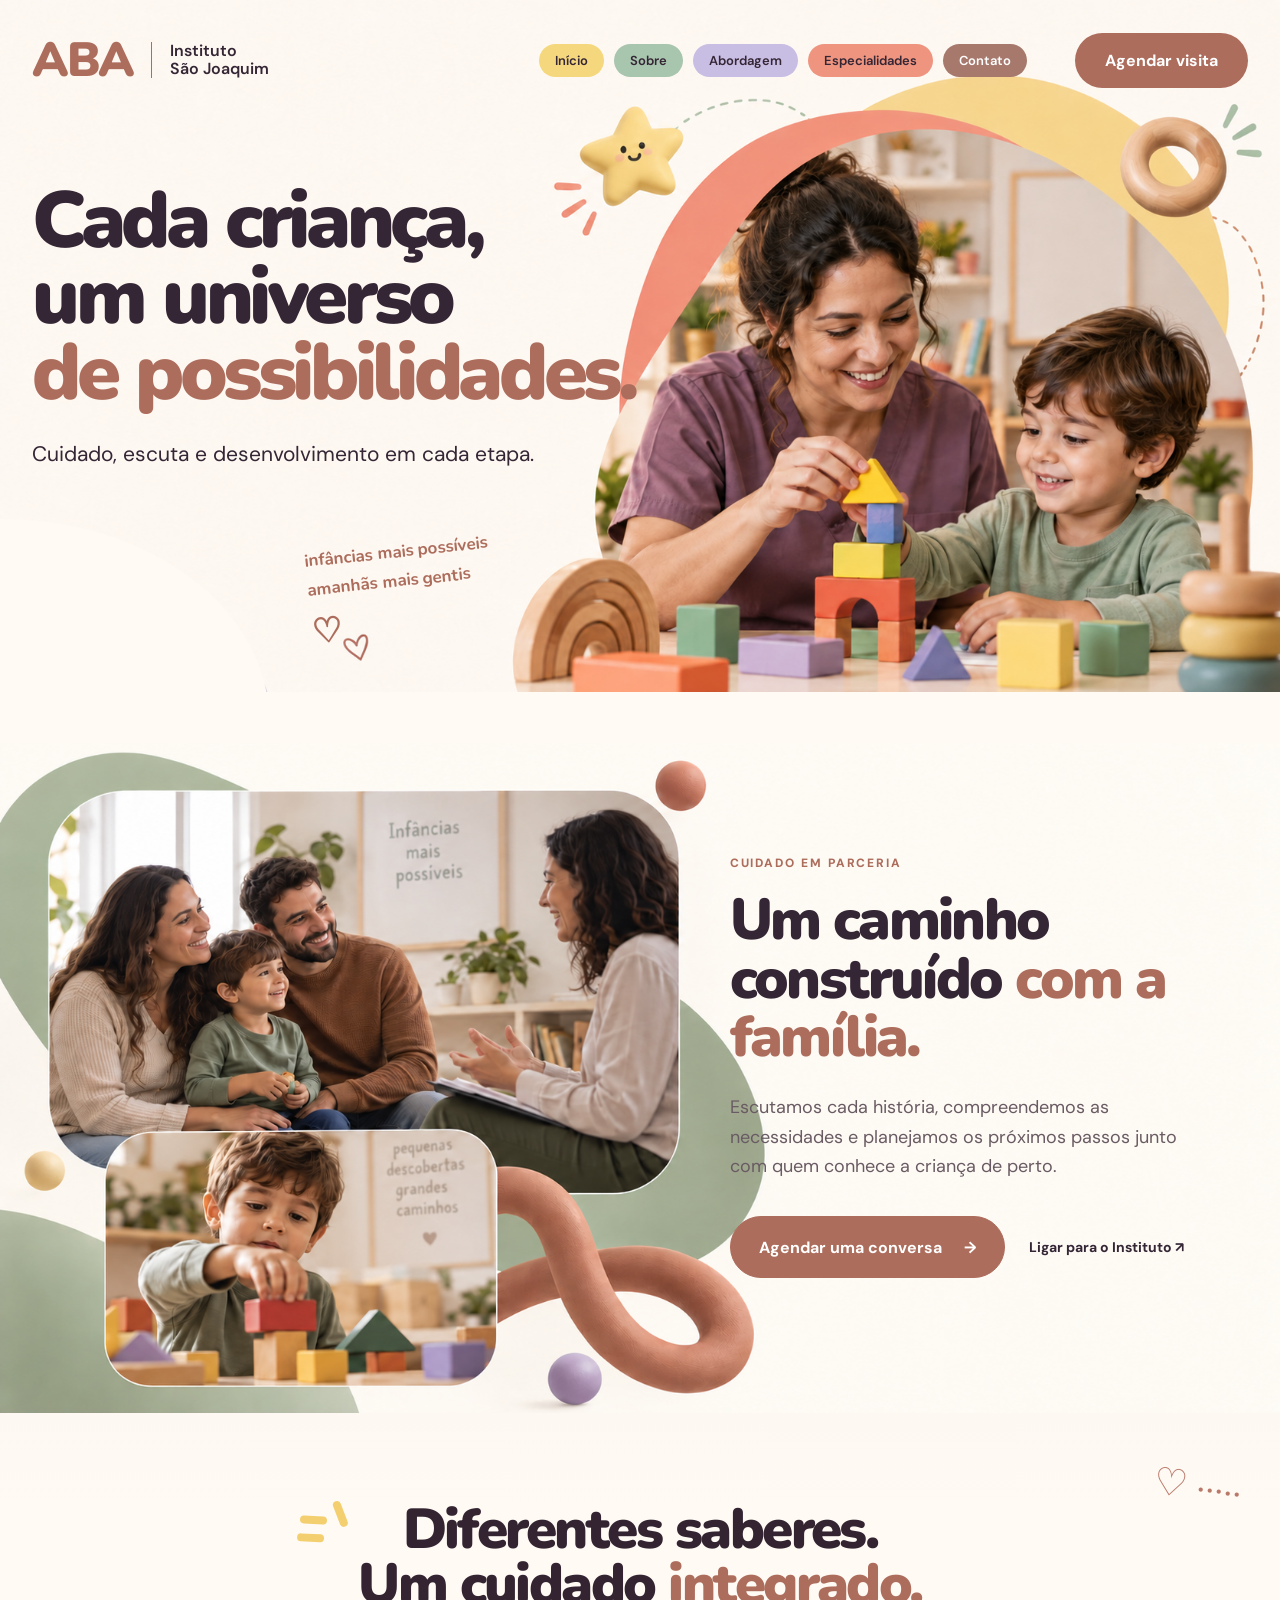
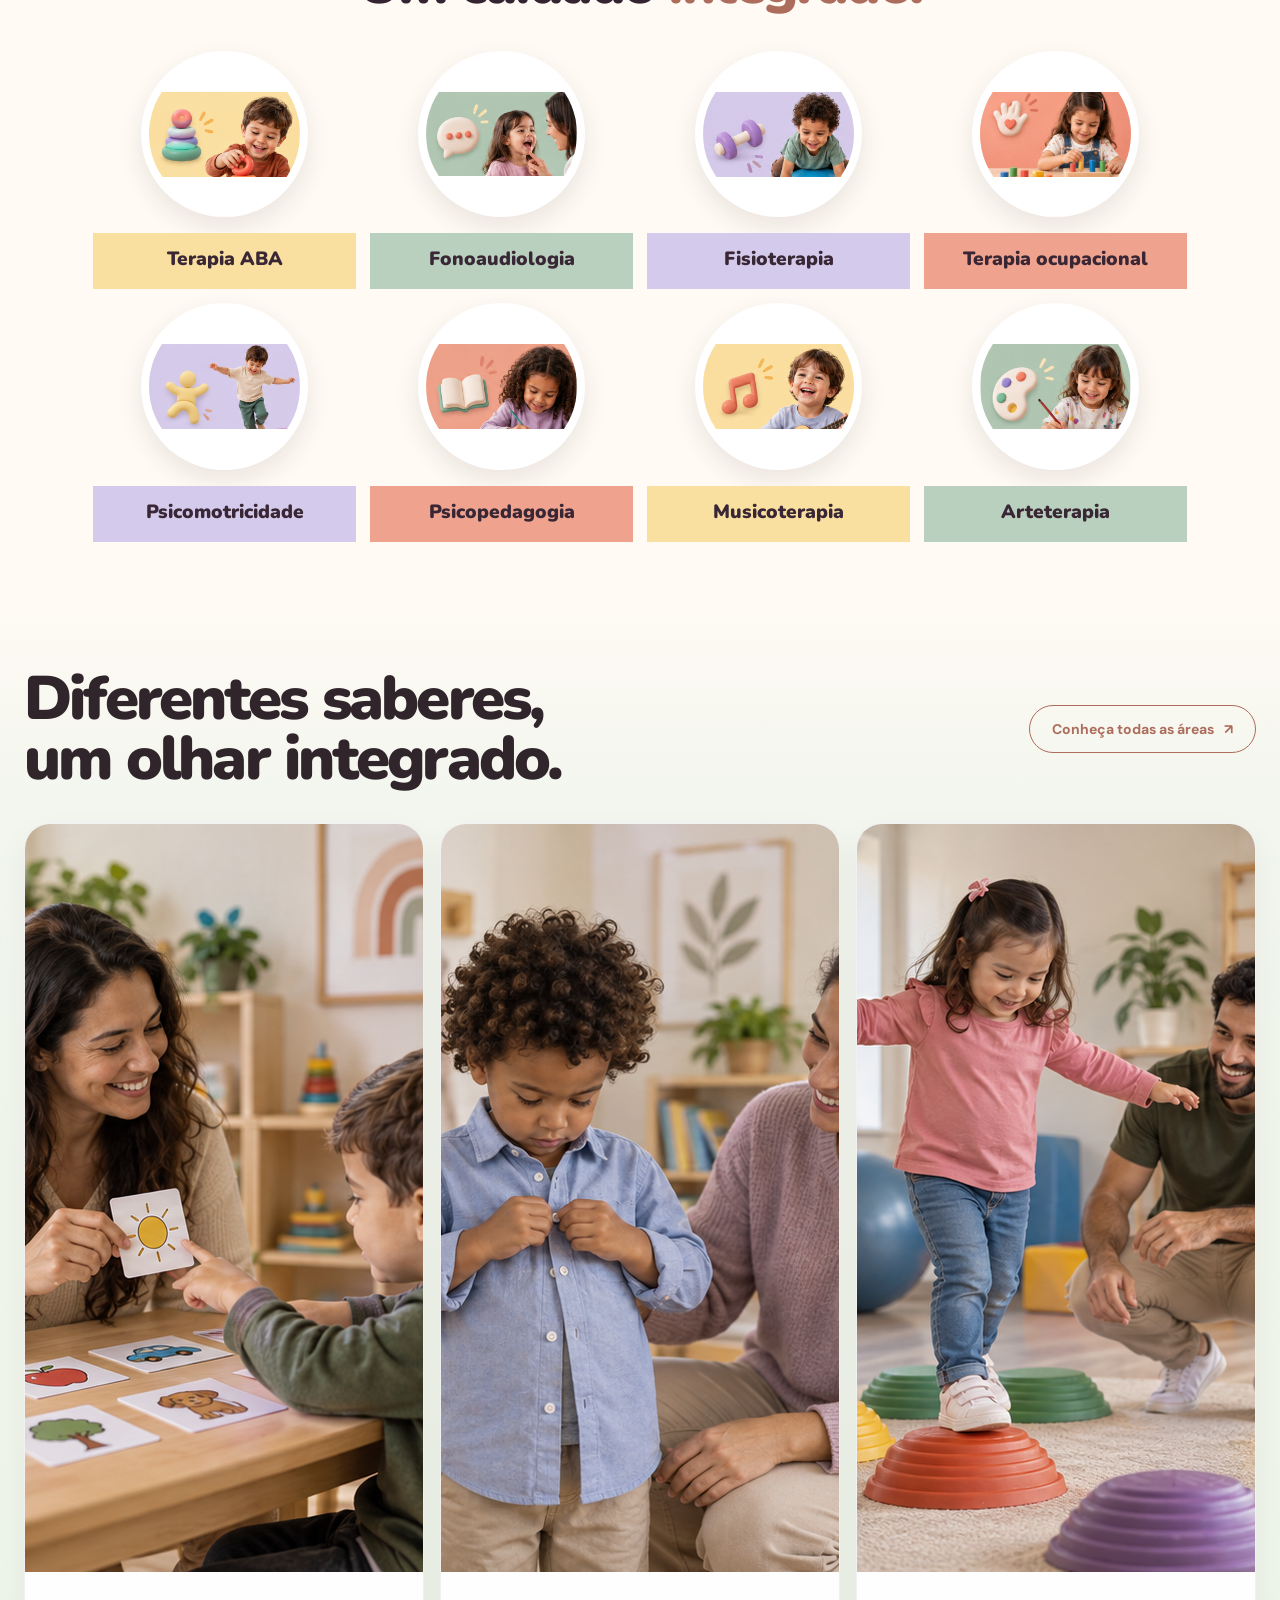
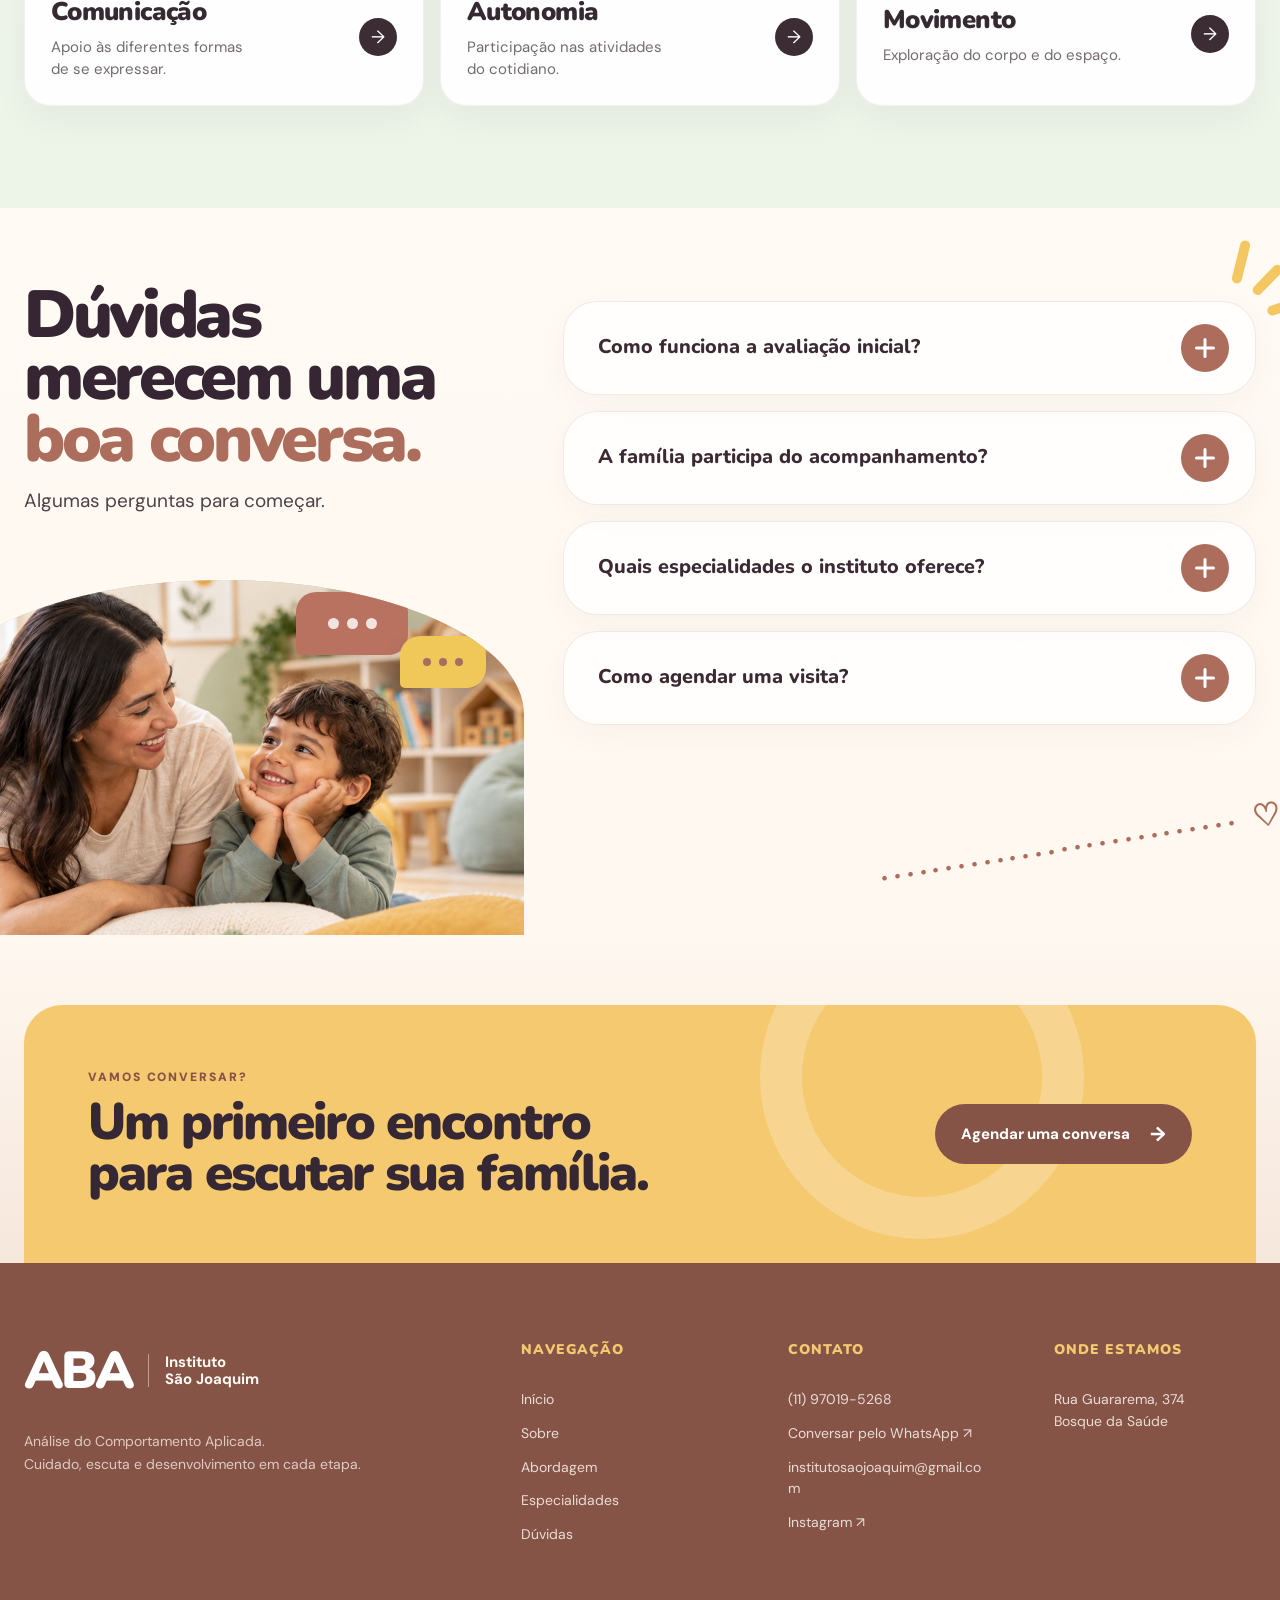
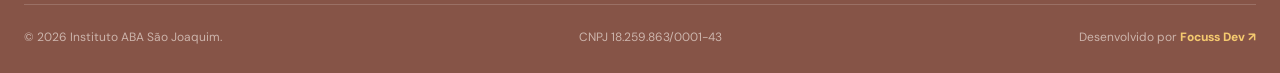
<file: index.html>
﻿<!doctype html>
<html lang="pt-BR">
<head>
  <meta charset="UTF-8">
  <meta name="viewport" content="width=device-width, initial-scale=1">
  <meta name="description" content="Instituto ABA São Joaquim: terapia ABA e especialidades para apoiar o desenvolvimento infantil, a autonomia e a participação da família.">
  <meta name="robots" content="index, follow">
  <meta name="google-site-verification" content="LxrRflcgBwsNdk-O4Zq2fGSmoH_dmtxaZsjWVeIVgsE">
  <link rel="canonical" href="https://abasaojoaquim.com.br/">
  <meta property="og:type" content="website"><meta property="og:locale" content="pt_BR"><meta property="og:site_name" content="Instituto ABA São Joaquim"><meta property="og:title" content="Instituto ABA São Joaquim | Terapia ABA e Desenvolvimento Infantil"><meta property="og:description" content="Terapia ABA e especialidades para apoiar o desenvolvimento infantil, a autonomia e a participação da família."><meta property="og:url" content="https://abasaojoaquim.com.br/"><meta property="og:image" content="https://abasaojoaquim.com.br/assets/logo.png"><meta property="og:image:type" content="image/png"><meta property="og:image:width" content="150"><meta property="og:image:height" content="150">
  <meta name="twitter:card" content="summary"><meta name="twitter:title" content="Instituto ABA São Joaquim | Terapia ABA e Desenvolvimento Infantil"><meta name="twitter:description" content="Terapia ABA e especialidades para apoiar o desenvolvimento infantil, a autonomia e a participação da família."><meta name="twitter:image" content="https://abasaojoaquim.com.br/assets/logo.png">
  <link rel="icon" href="/assets/logo.png?v=f6e85f7" type="image/png" sizes="150x150"><link rel="apple-touch-icon" href="/assets/logo.png?v=f6e85f7">
  <meta name="theme-color" content="#FFF9F2">
  <title>Instituto ABA São Joaquim | Terapia ABA e Desenvolvimento Infantil</title>
  <link rel="preconnect" href="https://fonts.googleapis.com">
  <link rel="preconnect" href="https://fonts.gstatic.com" crossorigin>
  <link href="https://fonts.googleapis.com/css2?family=DM+Sans:wght@400;500;600;700&family=Nunito:wght@600;700;800;900&display=swap" rel="stylesheet">
  <link rel="preload" as="image" href="assets/images/hero-inicio.png">
  <link rel="stylesheet" href="styles.css"><link rel="stylesheet" href="nav-colors.css">
  <link rel="stylesheet" href="hero.css">
  <script type="application/ld+json">
  {"@context":"https://schema.org","@type":"MedicalOrganization","name":"Instituto ABA São Joaquim","url":"https://abasaojoaquim.com.br/","logo":"https://abasaojoaquim.com.br/assets/logo.png","email":"institutosaojoaquim@gmail.com","telephone":"+55 11 97019-5268","sameAs":["https://www.instagram.com/aba_institutosaojoaquim/"],"address":{"@type":"PostalAddress","streetAddress":"Rua Guararema, 374","addressLocality":"São Paulo","addressRegion":"SP","postalCode":"04136-000","addressCountry":"BR"},"areaServed":"São Paulo"}
  </script>
</head>
<body>
  <a class="skip-link" href="#inicio">Pular para o conteúdo</a>
  <header class="site-header">
    <div class="nav-wrap">
      <a class="brand" href="#inicio" aria-label="Instituto ABA São Joaquim — início"><strong>ABA</strong><span>Instituto<br>São Joaquim</span></a>
      <nav aria-label="Navegação principal"><a href="index.html">Início</a><a href="sobre.html">Sobre</a><a href="abordagem.html">Abordagem</a><a href="especialidades.html">Especialidades</a><a href="contato.html">Contato</a></nav>
      <details class="mobile-menu">
        <summary><span>Menu</span><i aria-hidden="true"></i></summary>
        <nav aria-label="Navegação móvel"><a href="index.html">Início</a><a href="sobre.html">Sobre</a><a href="abordagem.html">Abordagem</a><a href="especialidades.html">Especialidades</a><a href="contato.html">Contato</a></nav>
      </details>
      <a class="nav-button" href="https://wa.me/5511970195268">Agendar visita</a>
    </div>
  </header>
  <main id="inicio">
    <section class="hero" aria-labelledby="hero-title">
      <div class="hero-shape hero-shape--sun" aria-hidden="true"></div>
      <div class="hero-wrap">
        <div class="hero-copy">
          <h1 id="hero-title">Cada criança,<br>um universo<br><em>de possibilidades.</em></h1>
          <p>Cuidado, escuta e desenvolvimento em cada etapa.</p>
          <p class="hand-note">infâncias mais possíveis<br>amanhãs mais gentis <span aria-hidden="true">♡</span></p>
        </div>
        <div class="hero-visual">
          <div class="coral-arch" aria-hidden="true"></div><div class="yellow-circle" aria-hidden="true"></div>
          <img src="assets/images/hero-inicio.png" alt="Profissional e criança brincando com blocos de madeira" width="1536" height="1024" fetchpriority="high">
          <span class="star" aria-hidden="true">★</span><span class="ring" aria-hidden="true"></span>
        </div>
      </div>
    </section>
    <section class="partnership" id="sobre" aria-labelledby="partnership-title">
      <div class="partnership-content">
        <span class="partnership-label">CUIDADO EM PARCERIA</span>
        <h2 id="partnership-title">Um caminho construído <em>com a família.</em></h2>
        <p>Escutamos cada história, compreendemos as necessidades e planejamos os próximos passos junto com quem conhece a criança de perto.</p>
        <div class="partnership-actions">
          <a class="button button--primary" href="https://wa.me/5511970195268" target="_blank" rel="noreferrer">Agendar uma conversa <span aria-hidden="true">→</span></a>
          <a class="partnership-link" href="tel:+5511970195268">Ligar para o Instituto <span aria-hidden="true">↗</span></a>
        </div>
      </div>
    </section>
    <section class="specialties-showcase" id="especialidades" aria-labelledby="specialties-title">
      <span class="specialties-doodle" aria-hidden="true">♡ ·····</span>
      <div class="specialties-inner">
        <header class="specialties-heading">
          <span class="specialties-rays" aria-hidden="true"></span>
          <h2 id="specialties-title">Diferentes saberes.<br>Um cuidado <em>integrado.</em></h2>
        </header>
        <div class="specialties-grid">
          <article class="specialty-card specialty-card--yellow">
            <img src="assets/images/especialidade-aba.png" alt="Criança brincando com peças coloridas" width="265" height="150" loading="lazy" decoding="async">
            <h3>Terapia ABA</h3>
          </article>
          <article class="specialty-card specialty-card--green">
            <img src="assets/images/especialidade-fonoaudiologia.png" alt="Profissional acompanhando uma criança em atividade de comunicação" width="267" height="150" loading="lazy" decoding="async">
            <h3>Fonoaudiologia</h3>
          </article>
          <article class="specialty-card specialty-card--lavender">
            <img src="assets/images/especialidade-fisioterapia.png" alt="Criança em atividade de movimento com bola" width="266" height="150" loading="lazy" decoding="async">
            <h3>Fisioterapia</h3>
          </article>
          <article class="specialty-card specialty-card--coral">
            <img src="assets/images/especialidade-terapia-ocupacional-v2.jpg" alt="Criança explorando brinquedos de encaixe" width="900" height="508" loading="lazy" decoding="async">
            <h3>Terapia ocupacional</h3>
          </article>
          <article class="specialty-card specialty-card--lavender">
            <img src="assets/images/especialidade-psicomotricidade.png" alt="Criança participando de uma brincadeira de movimento" width="265" height="150" loading="lazy" decoding="async">
            <h3>Psicomotricidade</h3>
          </article>
          <article class="specialty-card specialty-card--coral">
            <img src="assets/images/especialidade-psicopedagogia.png" alt="Criança desenhando em uma atividade de aprendizagem" width="267" height="150" loading="lazy" decoding="async">
            <h3>Psicopedagogia</h3>
          </article>
          <article class="specialty-card specialty-card--yellow">
            <img src="assets/images/especialidade-musicoterapia.png" alt="Criança sorrindo enquanto toca um instrumento musical" width="266" height="150" loading="lazy" decoding="async">
            <h3>Musicoterapia</h3>
          </article>
          <article class="specialty-card specialty-card--green">
            <img src="assets/images/especialidade-arteterapia.png" alt="Criança pintando com tintas coloridas" width="267" height="150" loading="lazy" decoding="async">
            <h3>Arteterapia</h3>
          </article>
        </div>
      </div>
    </section>
    <section class="integrated-care" id="abordagem" aria-labelledby="integrated-title">
      <div class="integrated-inner">
        <header class="integrated-heading" data-reveal>
          <h2 id="integrated-title">Diferentes saberes,<br>um olhar integrado.</h2>
          <a class="integrated-all" href="#especialidades">Conheça todas as áreas <span aria-hidden="true">↗</span></a>
        </header>
        <div class="integrated-grid">
          <article class="area-card" data-reveal style="--reveal-delay: 0ms">
            <img src="assets/images/area-comunicacao.png" alt="Profissional apoiando uma criança com cartões de comunicação" width="701" height="748" loading="lazy" decoding="async">
            <div class="area-card-body">
              <div><h3>Comunicação</h3><p>Apoio às diferentes formas<br>de se expressar.</p></div>
              <a href="#contato" aria-label="Conversar sobre comunicação">→</a>
            </div>
          </article>
          <article class="area-card" data-reveal style="--reveal-delay: 110ms">
            <img src="assets/images/area-autonomia.png" alt="Criança desenvolvendo autonomia ao abotoar a própria camisa" width="701" height="748" loading="lazy" decoding="async">
            <div class="area-card-body">
              <div><h3>Autonomia</h3><p>Participação nas atividades<br>do cotidiano.</p></div>
              <a href="#contato" aria-label="Conversar sobre autonomia">→</a>
            </div>
          </article>
          <article class="area-card" data-reveal style="--reveal-delay: 220ms">
            <img src="assets/images/area-movimento.png" alt="Criança explorando equilíbrio e movimento com acompanhamento profissional" width="701" height="748" loading="lazy" decoding="async">
            <div class="area-card-body">
              <div><h3>Movimento</h3><p>Exploração do corpo e do espaço.</p></div>
              <a href="#contato" aria-label="Conversar sobre movimento">→</a>
            </div>
          </article>
        </div>
      </div>
    </section>
    <section class="faq-section" id="duvidas" aria-labelledby="faq-title">
      <span class="faq-rays faq-rays--top" aria-hidden="true"></span>
      <span class="faq-dotted-line" aria-hidden="true">···························· ♡</span>
      <div class="faq-inner">
        <div class="faq-intro" data-reveal>
          <h2 id="faq-title">Dúvidas<br>merecem uma<br><em>boa conversa.</em></h2>
          <p>Algumas perguntas para começar.</p>
          <div class="faq-visual">
            <span class="faq-bubble faq-bubble--one" aria-hidden="true"><i></i><i></i><i></i></span>
            <span class="faq-bubble faq-bubble--two" aria-hidden="true"><i></i><i></i><i></i></span>
            <img src="assets/images/faq-mae-filho.jpg" alt="Mãe e filho sorrindo enquanto conversam" width="1200" height="800" loading="lazy" decoding="async">
          </div>
        </div>
        <div class="faq-list">
          <article class="faq-item" data-reveal style="--reveal-delay: 0ms">
            <button class="faq-question" type="button" aria-expanded="false" aria-controls="faq-answer-1">
              <span>Como funciona a avaliação inicial?</span><i aria-hidden="true"></i>
            </button>
            <div class="faq-answer" id="faq-answer-1" aria-hidden="true"><div><p>A avaliação busca compreender habilidades, interesses e necessidades da criança, considerando a escuta da família e o contexto.</p></div></div>
          </article>
          <article class="faq-item" data-reveal style="--reveal-delay: 80ms">
            <button class="faq-question" type="button" aria-expanded="false" aria-controls="faq-answer-2">
              <span>A família participa do acompanhamento?</span><i aria-hidden="true"></i>
            </button>
            <div class="faq-answer" id="faq-answer-2" aria-hidden="true"><div><p>Sim. A família participa por meio de escuta, orientações e decisões compartilhadas ao longo do acompanhamento.</p></div></div>
          </article>
          <article class="faq-item" data-reveal style="--reveal-delay: 160ms">
            <button class="faq-question" type="button" aria-expanded="false" aria-controls="faq-answer-3">
              <span>Quais especialidades o instituto oferece?</span><i aria-hidden="true"></i>
            </button>
            <div class="faq-answer" id="faq-answer-3" aria-hidden="true"><div><p>Terapia ABA, Fonoaudiologia, Fisioterapia, Terapia Ocupacional, Psicomotricidade, Psicopedagogia, Musicoterapia e Arteterapia.</p></div></div>
          </article>
          <article class="faq-item" data-reveal style="--reveal-delay: 240ms">
            <button class="faq-question" type="button" aria-expanded="false" aria-controls="faq-answer-4">
              <span>Como agendar uma visita?</span><i aria-hidden="true"></i>
            </button>
            <div class="faq-answer" id="faq-answer-4" aria-hidden="true"><div><p>Entre em contato pelo telefone ou WhatsApp <a href="https://wa.me/5511970195268" target="_blank" rel="noreferrer">(11) 97019-5268</a> para conversar com a equipe.</p></div></div>
          </article>
        </div>
      </div>
    </section>
  </main>
  <footer class="site-footer" id="contato">
    <div class="footer-cta-wrap">
      <div class="footer-cta" data-reveal>
        <div>
          <span>VAMOS CONVERSAR?</span>
          <h2>Um primeiro encontro<br>para escutar sua família.</h2>
        </div>
        <a class="footer-cta-button" href="https://wa.me/5511970195268" target="_blank" rel="noreferrer">
          Agendar uma conversa <i aria-hidden="true">→</i>
        </a>
      </div>
    </div>
    <div class="footer-main">
      <div class="footer-grid">
        <div class="footer-brand">
          <a href="#inicio" aria-label="Instituto ABA São Joaquim — início"><strong>ABA</strong><span>Instituto<br>São Joaquim</span></a>
          <p>Análise do Comportamento Aplicada.<br>Cuidado, escuta e desenvolvimento em cada etapa.</p>
        </div>
        <div class="footer-column">
          <h3>Navegação</h3>
          <nav aria-label="Navegação do rodapé">
            <a href="#inicio">Início</a>
            <a href="sobre.html">Sobre</a>
            <a href="abordagem.html">Abordagem</a>
            <a href="especialidades.html">Especialidades</a>
            <a href="#duvidas">Dúvidas</a>
          </nav>
        </div>
        <div class="footer-column">
          <h3>Contato</h3>
          <a href="tel:+5511970195268">(11) 97019-5268</a>
          <a href="https://wa.me/5511970195268" target="_blank" rel="noreferrer">Conversar pelo WhatsApp ↗</a>
          <a href="mailto:institutosaojoaquim@gmail.com">institutosaojoaquim@gmail.com</a>
          <a href="https://www.instagram.com/aba_institutosaojoaquim/" target="_blank" rel="noopener noreferrer">Instagram ↗</a>
        </div>
        <div class="footer-column">
          <h3>Onde estamos</h3>
          <address>Rua Guararema, 374<br>Bosque da Saúde</address>
        </div>
      </div>
      <div class="footer-bottom">
        <p>© 2026 Instituto ABA São Joaquim.</p>
        <p>CNPJ 18.259.863/0001-43</p>
        <p>Desenvolvido por <a href="https://focussdev.art/" target="_blank" rel="noopener noreferrer">Focuss Dev ↗</a></p>
      </div>
    </div>
  </footer>
  <script>
    document.querySelectorAll('.mobile-menu a').forEach((link) => {
      link.addEventListener('click', () => link.closest('details')?.removeAttribute('open'));
    });
    const revealObserver = new IntersectionObserver((entries, observer) => {
      entries.forEach((entry) => {
        if (entry.isIntersecting) {
          entry.target.classList.add('is-visible');
          observer.unobserve(entry.target);
        }
      });
    }, { threshold: 0.14 });
    document.querySelectorAll('[data-reveal]').forEach((element) => revealObserver.observe(element));
    document.querySelectorAll('.faq-question').forEach((button) => {
      button.addEventListener('click', () => {
        const willOpen = button.getAttribute('aria-expanded') !== 'true';
        document.querySelectorAll('.faq-question').forEach((otherButton) => {
          const otherAnswer = document.getElementById(otherButton.getAttribute('aria-controls'));
          otherButton.setAttribute('aria-expanded', 'false');
          otherAnswer?.setAttribute('aria-hidden', 'true');
        });
        const answer = document.getElementById(button.getAttribute('aria-controls'));
        button.setAttribute('aria-expanded', String(willOpen));
        answer?.setAttribute('aria-hidden', String(!willOpen));
      });
    });
  </script>
</body>
</html>
</file>
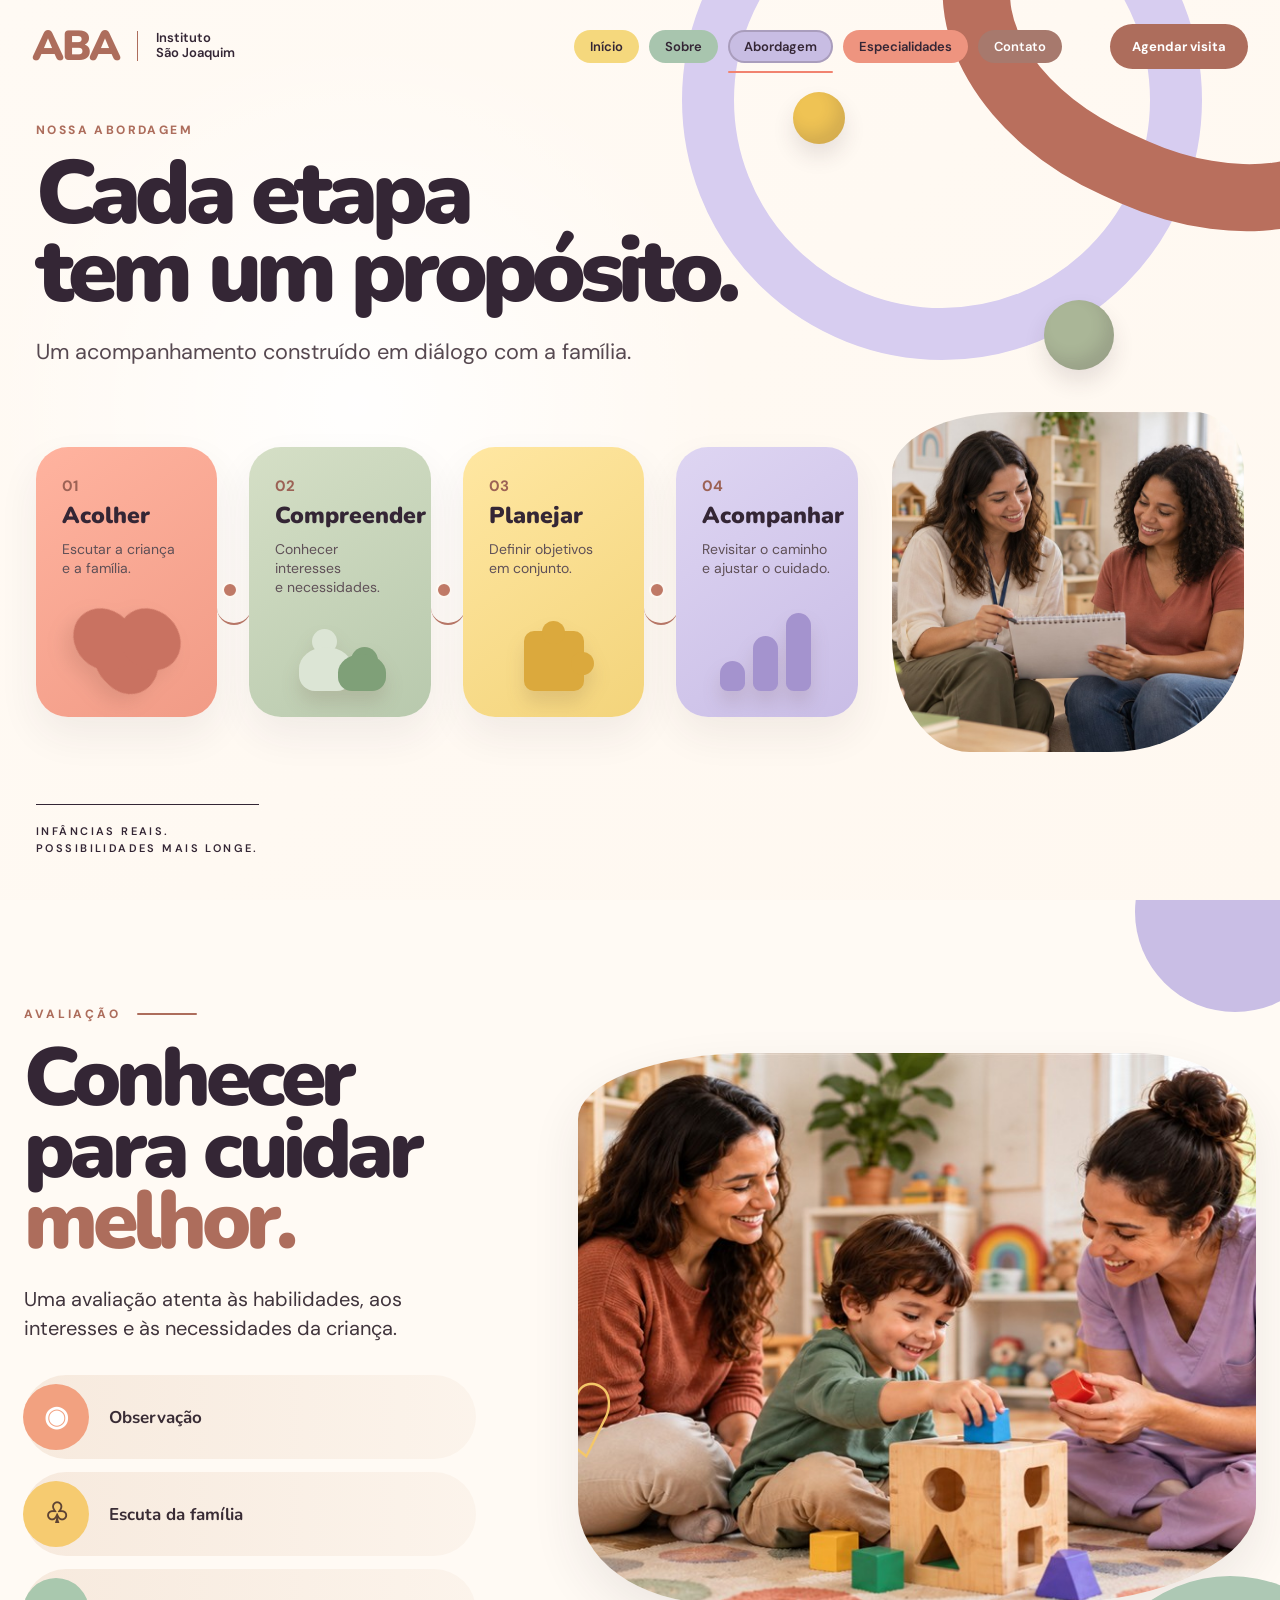
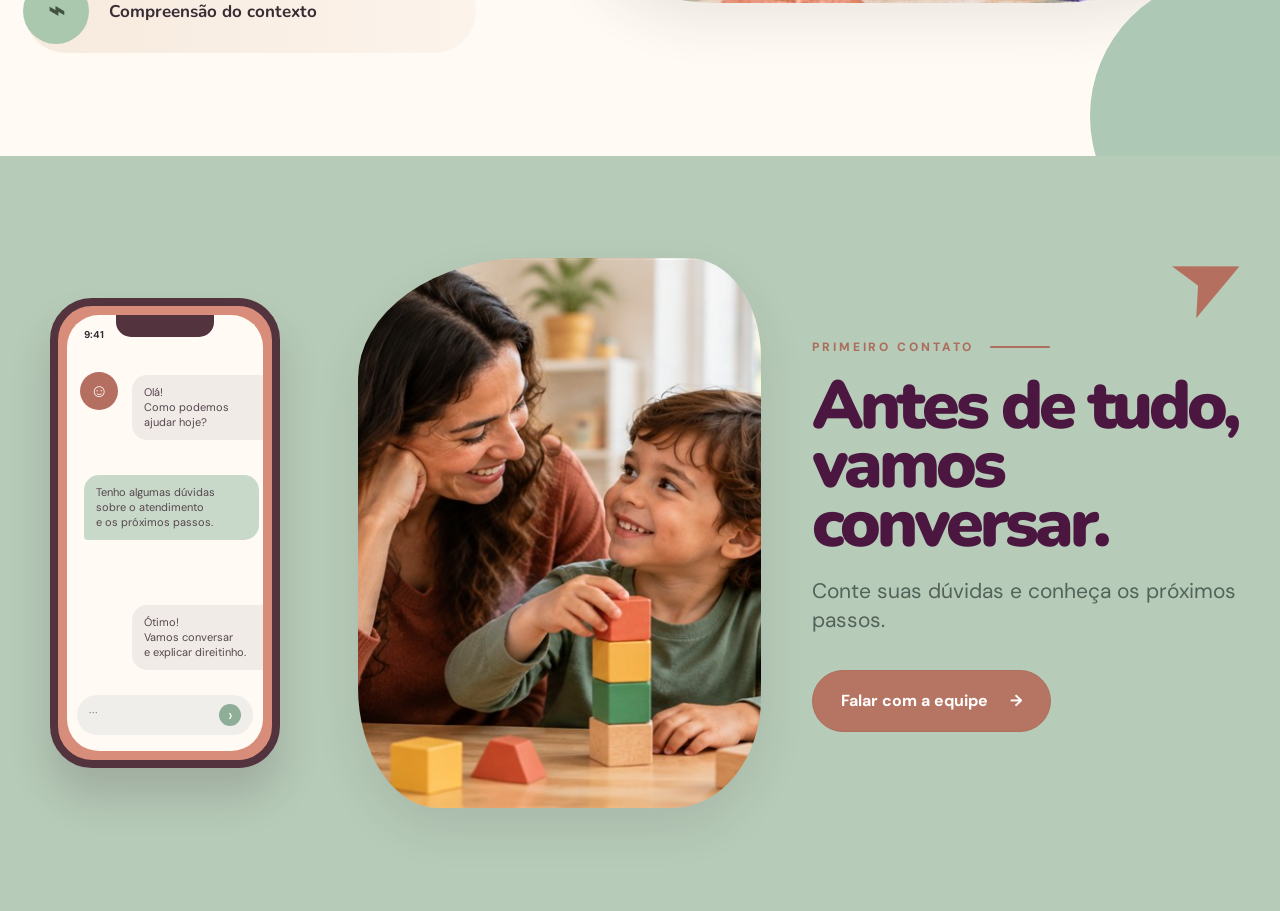
<file: abordagem.html>
﻿<!doctype html>
<html lang="pt-BR">
<head>
  <meta charset="UTF-8">
  <meta name="viewport" content="width=device-width, initial-scale=1">
  <meta name="description" content="Conheça a abordagem do Instituto ABA São Joaquim: acolher, compreender, planejar e acompanhar cada criança junto à família.">
  <meta name="robots" content="index, follow">
  <link rel="canonical" href="https://abasaojoaquim.com.br/abordagem"><link rel="icon" href="/assets/favicon.svg" type="image/svg+xml"><meta property="og:title" content="Abordagem | Instituto ABA São Joaquim"><meta property="og:description" content="Acolher, compreender, planejar e acompanhar cada criança junto à família."><meta property="og:url" content="https://abasaojoaquim.com.br/abordagem"><meta property="og:image" content="https://abasaojoaquim.com.br/assets/favicon.svg"><meta property="og:image:type" content="image/svg+xml">
  <meta name="theme-color" content="#FFF9F2">
  <title>Abordagem | Instituto ABA São Joaquim</title>
  <link rel="preconnect" href="https://fonts.googleapis.com">
  <link rel="preconnect" href="https://fonts.gstatic.com" crossorigin>
  <link href="https://fonts.googleapis.com/css2?family=DM+Sans:wght@400;500;600;700&family=Nunito:wght@600;700;800;900&display=swap" rel="stylesheet">
  <link rel="preload" as="image" href="assets/images/hero-abordagem.jpg">
  <link rel="stylesheet" href="styles.css"><link rel="stylesheet" href="nav-colors.css">
  <link rel="stylesheet" href="abordagem.css">
</head>
<body>
  <a class="skip-link" href="#conteudo">Pular para o conteúdo</a>
  <header class="site-header approach-header">
    <div class="nav-wrap">
      <a class="brand" href="index.html" aria-label="Instituto ABA São Joaquim — início"><strong>ABA</strong><span>Instituto<br>São Joaquim</span></a>
      <nav aria-label="Navegação principal"><a href="index.html">Início</a><a href="sobre.html">Sobre</a><a class="is-active" href="abordagem.html">Abordagem</a><a href="especialidades.html">Especialidades</a><a href="contato.html">Contato</a></nav>
      <details class="approach-mobile-menu">
        <summary aria-label="Abrir menu"><span>Menu</span><i aria-hidden="true"></i></summary>
        <nav aria-label="Navegação móvel"><a href="index.html">Início</a><a href="sobre.html">Sobre</a><a href="abordagem.html">Abordagem</a><a href="especialidades.html">Especialidades</a><a href="contato.html">Contato</a></nav>
      </details>
      <a class="nav-button" href="https://wa.me/5511970195268">Agendar visita</a>
    </div>
  </header>

  <main id="conteudo">
    <section class="approach-hero" aria-labelledby="approach-title">
      <span class="approach-ring" aria-hidden="true"></span>
      <span class="approach-loop" aria-hidden="true"></span>
      <span class="approach-orb approach-orb--yellow" aria-hidden="true"></span>
      <span class="approach-orb approach-orb--green" aria-hidden="true"></span>
      <div class="approach-container">
        <div class="approach-copy">
          <span class="approach-eyebrow">NOSSA ABORDAGEM</span>
          <h1 id="approach-title">Cada etapa<br>tem um propósito.</h1>
          <p>Um acompanhamento construído em diálogo com a família.</p>
        </div>

        <div class="approach-layout">
          <div class="stage-grid" aria-label="Etapas do acompanhamento">
            <article class="stage-card stage-card--coral">
              <span class="stage-number">01</span>
              <h2>Acolher</h2>
              <p>Escutar a criança<br>e a família.</p>
              <span class="stage-art stage-art--heart" aria-hidden="true"></span>
            </article>
            <article class="stage-card stage-card--sage">
              <span class="stage-number">02</span>
              <h2>Compreender</h2>
              <p>Conhecer interesses<br>e necessidades.</p>
              <span class="stage-art stage-art--people" aria-hidden="true"><i></i><b></b></span>
            </article>
            <article class="stage-card stage-card--yellow">
              <span class="stage-number">03</span>
              <h2>Planejar</h2>
              <p>Definir objetivos<br>em conjunto.</p>
              <span class="stage-art stage-art--puzzle" aria-hidden="true"></span>
            </article>
            <article class="stage-card stage-card--lavender">
              <span class="stage-number">04</span>
              <h2>Acompanhar</h2>
              <p>Revisitar o caminho<br>e ajustar o cuidado.</p>
              <span class="stage-art stage-art--steps" aria-hidden="true"><i></i><i></i><i></i></span>
            </article>
          </div>

          <figure class="approach-photo">
            <img src="assets/images/hero-abordagem.jpg" alt="Profissional e familiar conversando sobre um plano de acompanhamento" width="1200" height="800" fetchpriority="high">
          </figure>
        </div>

        <p class="approach-note">INFÂNCIAS REAIS.<br>POSSIBILIDADES MAIS LONGE.</p>
      </div>
      <div class="approach-wave" aria-hidden="true"></div>
    </section>
    <section class="assessment-section" id="avaliacao" aria-labelledby="assessment-title">
      <div class="assessment-inner">
        <div class="assessment-copy" data-reveal>
          <span class="section-kicker">AVALIAÇÃO</span>
          <h2 id="assessment-title">Conhecer<br>para cuidar<br><em>melhor.</em></h2>
          <p>Uma avaliação atenta às habilidades, aos interesses e às necessidades da criança.</p>
          <ul class="assessment-points">
            <li><span class="point-icon point-icon--eye" aria-hidden="true">◉</span><strong>Observação</strong></li>
            <li><span class="point-icon point-icon--family" aria-hidden="true">♧</span><strong>Escuta da família</strong></li>
            <li><span class="point-icon point-icon--leaf" aria-hidden="true">⌁</span><strong>Compreensão do contexto</strong></li>
          </ul>
        </div>
        <figure class="assessment-photo" data-reveal>
          <span class="assessment-heart" aria-hidden="true">♡</span>
          <img src="assets/images/assessment-abordagem.jpg" alt="Família e profissional observando uma criança em atividade com blocos" width="800" height="570" loading="lazy" decoding="async">
        </figure>
      </div>
      <span class="assessment-orb assessment-orb--lavender" aria-hidden="true"></span>
      <span class="assessment-orb assessment-orb--sage" aria-hidden="true"></span>
    </section>
    <section class="contact-first-section" id="primeiro-contato" aria-labelledby="first-contact-title">
      <div class="contact-first-inner">
        <div class="phone-mockup" aria-label="Exemplo de conversa com a equipe" data-reveal>
          <div class="phone-screen">
            <span class="phone-time">9:41</span>
            <div class="chat-avatar">☺</div>
            <div class="chat-bubble chat-bubble--light">Olá!<br>Como podemos<br>ajudar hoje?</div>
            <div class="chat-bubble chat-bubble--sage">Tenho algumas dúvidas<br>sobre o atendimento<br>e os próximos passos.</div>
            <div class="chat-bubble chat-bubble--light">Ótimo!<br>Vamos conversar<br>e explicar direitinho.</div>
            <div class="chat-input">··· <span>›</span></div>
          </div>
        </div>
        <figure class="contact-first-photo" data-reveal>
          <img src="assets/images/primeiro-contato-abordagem.jpg" alt="Mãe acompanhando o filho durante uma brincadeira com blocos" width="800" height="570" loading="lazy" decoding="async">
        </figure>
        <div class="contact-first-copy" data-reveal>
          <span class="paper-plane" aria-hidden="true">➤</span>
          <span class="section-kicker">PRIMEIRO CONTATO</span>
          <h2 id="first-contact-title">Antes de tudo,<br>vamos conversar.</h2>
          <p>Conte suas dúvidas e conheça os próximos passos.</p>
          <a class="button button--primary" href="https://wa.me/5511970195268">Falar com a equipe <span aria-hidden="true">→</span></a>
        </div>
      </div>
    </section>
  </main>
  <script>
    document.querySelectorAll('.approach-mobile-menu a').forEach((link) => {
      link.addEventListener('click', () => link.closest('details')?.removeAttribute('open'));
    });
    const approachReveal = new IntersectionObserver((entries, observer) => {
      entries.forEach((entry) => {
        if (entry.isIntersecting) { entry.target.classList.add('is-visible'); observer.unobserve(entry.target); }
      });
    }, { threshold: 0.12 });
    document.querySelectorAll('[data-reveal]').forEach((element) => approachReveal.observe(element));
  </script>
</body>
</html>
</file>
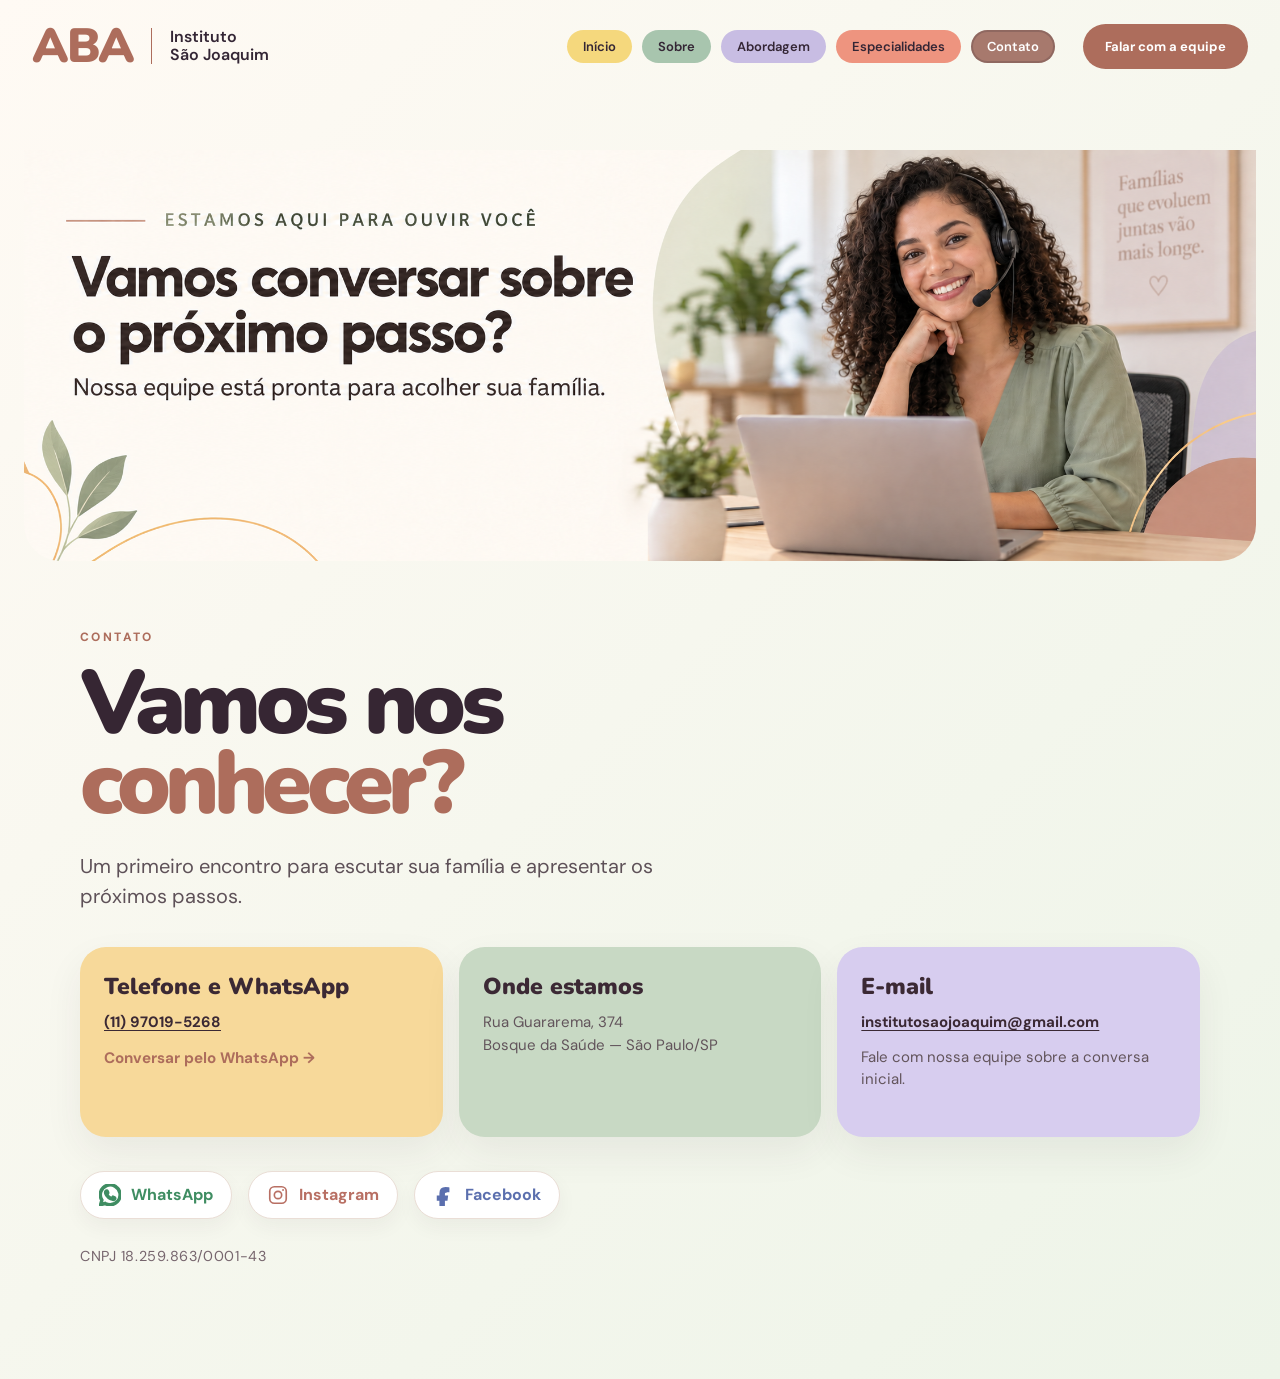
<file: contato.html>
﻿<!doctype html>
<html lang="pt-BR">
<head>
  <meta charset="UTF-8">
  <meta name="viewport" content="width=device-width, initial-scale=1">
  <meta name="description" content="Entre em contato com o Instituto ABA São Joaquim.">
  <meta name="robots" content="index, follow"><link rel="canonical" href="https://abasaojoaquim.com.br/contato"><link rel="icon" href="/assets/favicon.svg" type="image/svg+xml"><meta property="og:title" content="Contato | Instituto ABA São Joaquim"><meta property="og:description" content="Fale com o Instituto ABA São Joaquim e conheça nosso atendimento."><meta property="og:url" content="https://abasaojoaquim.com.br/contato"><meta property="og:image" content="https://abasaojoaquim.com.br/assets/favicon.svg"><meta property="og:image:type" content="image/svg+xml">
  <title>Contato | Instituto ABA São Joaquim</title>
  <link rel="stylesheet" href="styles.css"><link rel="stylesheet" href="nav-colors.css">
  <link rel="stylesheet" href="pagina.css">
  <link href="https://fonts.googleapis.com/css2?family=DM+Sans:wght@400;500;600;700&family=Nunito:wght@600;700;800;900&display=swap" rel="stylesheet">
</head>
<body>
  <a class="skip-link" href="#conteudo">Pular para o conteúdo</a>
  <header class="site-header simple-header">
    <div class="nav-wrap">
      <a class="brand" href="index.html" aria-label="Instituto ABA São Joaquim — início"><strong>ABA</strong><span>Instituto<br>São Joaquim</span></a>
      <nav aria-label="Navegação principal"><a href="index.html">Início</a><a href="sobre.html">Sobre</a><a href="abordagem.html">Abordagem</a><a href="especialidades.html">Especialidades</a><a class="is-active" href="contato.html">Contato</a></nav>
      <details class="simple-menu"><summary>Menu <i aria-hidden="true"></i></summary><nav aria-label="Navegação móvel"><a href="index.html">Início</a><a href="sobre.html">Sobre</a><a href="abordagem.html">Abordagem</a><a href="especialidades.html">Especialidades</a><a href="contato.html">Contato</a></nav></details>
      <a class="nav-button" href="https://wa.me/5511970195268">Falar com a equipe</a>
    </div>
  </header>
  <main id="conteudo" class="simple-page contact-page">
    <div class="contact-hero" aria-label="Nossa equipe está pronta para acolher sua família">
      <img src="assets/images/contato-hero.png" alt="Profissional do Instituto ABA São Joaquim em atendimento remoto" width="2048" height="682" fetchpriority="high">
    </div>
    <div class="simple-inner">
      <span class="simple-kicker">CONTATO</span>
      <h1>Vamos nos<br><em>conhecer?</em></h1>
      <p class="simple-lead">Um primeiro encontro para escutar sua família e apresentar os próximos passos.</p>
      <div id="contato-dados" class="simple-grid contact-grid">
        <article class="simple-card"><h2>Telefone e WhatsApp</h2><p><a href="tel:+5511970195268">(11) 97019-5268</a></p><a class="text-link" href="https://wa.me/5511970195268">Conversar pelo WhatsApp →</a></article>
        <article class="simple-card"><h2>Onde estamos</h2><p>Rua Guararema, 374<br>Bosque da Saúde — São Paulo/SP</p></article>
        <article class="simple-card"><h2>E-mail</h2><p><a href="mailto:institutosaojoaquim@gmail.com">institutosaojoaquim@gmail.com</a></p><p>Fale com nossa equipe sobre a conversa inicial.</p></article>
      </div>
      <div class="social-links" aria-label="Redes sociais">
        <a class="social-link social-link--whatsapp" href="https://wa.me/5511970195268" aria-label="Falar pelo WhatsApp">
          <svg aria-hidden="true" viewBox="0 0 24 24"><path d="M20.5 3.5A11.8 11.8 0 0 0 12.1 0C5.6 0 .4 5.3.4 11.8c0 2.1.6 4.2 1.7 6L.3 24l6.4-1.7a11.8 11.8 0 0 0 5.4 1.3h.1c6.5 0 11.8-5.3 11.8-11.8 0-3.2-1.3-6.1-3.5-8.3ZM12.2 21.6h-.1c-1.7 0-3.4-.5-4.8-1.3l-.3-.2-3.8 1 1-3.7-.2-.3a9.8 9.8 0 1 1 8.2 4.5Zm5.4-7.3c-.3-.2-1.8-.9-2.1-1-.3-.1-.5-.2-.7.2-.2.3-.8 1-.9 1.2-.2.2-.3.2-.6.1-1.6-.8-2.6-1.4-3.6-3.2-.3-.5.3-.5.8-1.7.1-.2.1-.4 0-.6 0-.2-.7-1.7-1-2.3-.3-.6-.5-.5-.7-.5h-.6c-.2 0-.6.1-.9.4-.3.3-1.1 1-1.1 2.5s1.1 2.9 1.2 3.1c.2.2 2.1 3.2 5.1 4.5 1.9.8 2.6.9 3.5.8.6-.1 1.8-.7 2-1.4.3-.7.3-1.3.2-1.4-.1-.2-.3-.3-.6-.4Z"/></svg><span>WhatsApp</span>
        </a>
        <a class="social-link social-link--instagram" href="https://www.instagram.com/aba_institutosaojoaquim/" target="_blank" rel="noopener noreferrer" aria-label="Instagram do Instituto ABA São Joaquim"><svg aria-hidden="true" viewBox="0 0 24 24"><rect x="3" y="3" width="18" height="18" rx="5"/><circle cx="12" cy="12" r="4"/><circle cx="17.5" cy="6.5" r="1" class="social-dot"/></svg><span>Instagram</span></a>
        <span class="social-link social-link--facebook" aria-label="Facebook do instituto — perfil a informar"><svg aria-hidden="true" viewBox="0 0 24 24"><path d="M14 8h3V4.5c-.5-.1-1.8-.2-3.4-.2-3.4 0-5.7 2.1-5.7 5.9v3.3H5v3.9h2.9V24h4.2v-6.6H15l.5-3.9h-3.4v-2.9c0-1.1.3-1.9 1.9-1.9Z"/></svg><span>Facebook</span></span>
      </div>
      <p class="contact-note">CNPJ 18.259.863/0001-43</p>
    </div>
  </main>
  <script>document.querySelectorAll('.simple-menu a').forEach((link)=>link.addEventListener('click',()=>link.closest('details')?.removeAttribute('open')));</script>
</body>
</html>
</file>
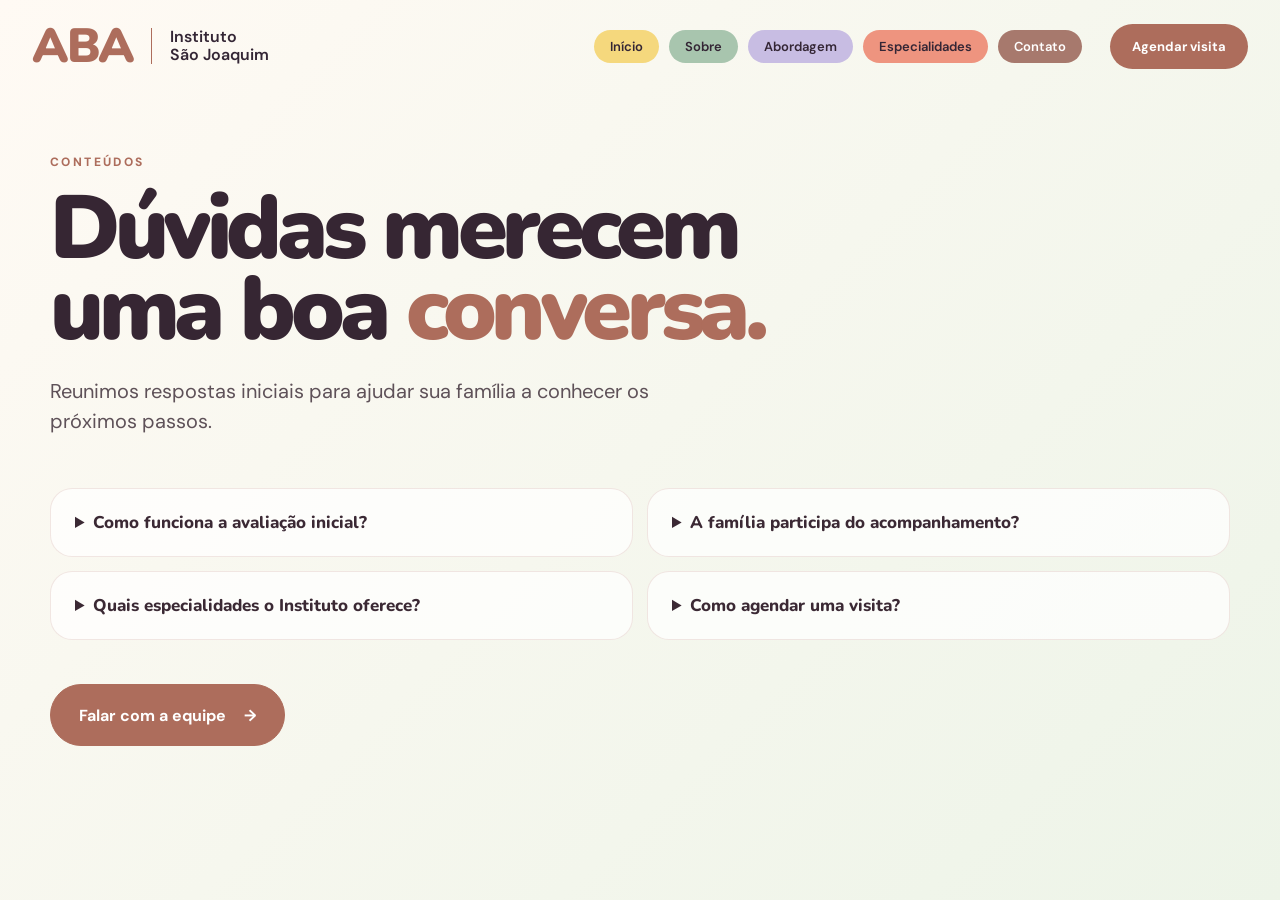
<file: conteudos.html>
﻿<!doctype html><html lang="pt-BR"><head><meta charset="UTF-8"><meta name="viewport" content="width=device-width, initial-scale=1"><meta name="description" content="Conteúdos e perguntas frequentes sobre o acompanhamento do Instituto ABA São Joaquim."><title>Conteúdos | Instituto ABA São Joaquim</title><link rel="stylesheet" href="styles.css"><link rel="stylesheet" href="nav-colors.css"><link rel="stylesheet" href="pagina.css"><link href="https://fonts.googleapis.com/css2?family=DM+Sans:wght@400;500;600;700;900&family=Nunito:wght@600;700;800;900&display=swap" rel="stylesheet"></head><body><a class="skip-link" href="#conteudo">Pular para o conteúdo</a><header class="site-header simple-header"><div class="nav-wrap"><a class="brand" href="index.html"><strong>ABA</strong><span>Instituto<br>São Joaquim</span></a><nav aria-label="Navegação principal"><a href="index.html">Início</a><a href="sobre.html">Sobre</a><a href="abordagem.html">Abordagem</a><a href="especialidades.html">Especialidades</a><a href="contato.html">Contato</a></nav><details class="simple-menu"><summary>Menu <i aria-hidden="true"></i></summary><nav aria-label="Navegação móvel"><a href="index.html">Início</a><a href="sobre.html">Sobre</a><a href="abordagem.html">Abordagem</a><a href="especialidades.html">Especialidades</a><a href="contato.html">Contato</a></nav></details><a class="nav-button" href="https://wa.me/5511970195268">Agendar visita</a></div></header><main id="conteudo" class="simple-page"><div class="simple-inner"><span class="simple-kicker">CONTEÚDOS</span><h1>Dúvidas merecem<br>uma boa <em>conversa.</em></h1><p class="simple-lead">Reunimos respostas iniciais para ajudar sua família a conhecer os próximos passos.</p><div class="simple-faq"><details><summary>Como funciona a avaliação inicial?</summary><p>A avaliação busca compreender habilidades, interesses e necessidades da criança, considerando a escuta da família e o contexto.</p></details><details><summary>A família participa do acompanhamento?</summary><p>Sim. A família participa por meio de escuta, orientações e decisões compartilhadas.</p></details><details><summary>Quais especialidades o Instituto oferece?</summary><p>Terapia ABA, Fonoaudiologia, Fisioterapia, Terapia Ocupacional, Psicomotricidade, Psicopedagogia, Musicoterapia e Arteterapia.</p></details><details><summary>Como agendar uma visita?</summary><p>Fale com a equipe pelo telefone ou WhatsApp <a href="https://wa.me/5511970195268">(11) 97019-5268</a>.</p></details></div><a class="button button--primary simple-cta" href="https://wa.me/5511970195268">Falar com a equipe <span aria-hidden="true">→</span></a></div></main><script>document.querySelectorAll('.simple-menu a').forEach((link)=>link.addEventListener('click',()=>link.closest('details')?.removeAttribute('open')));</script></body></html>
</file>
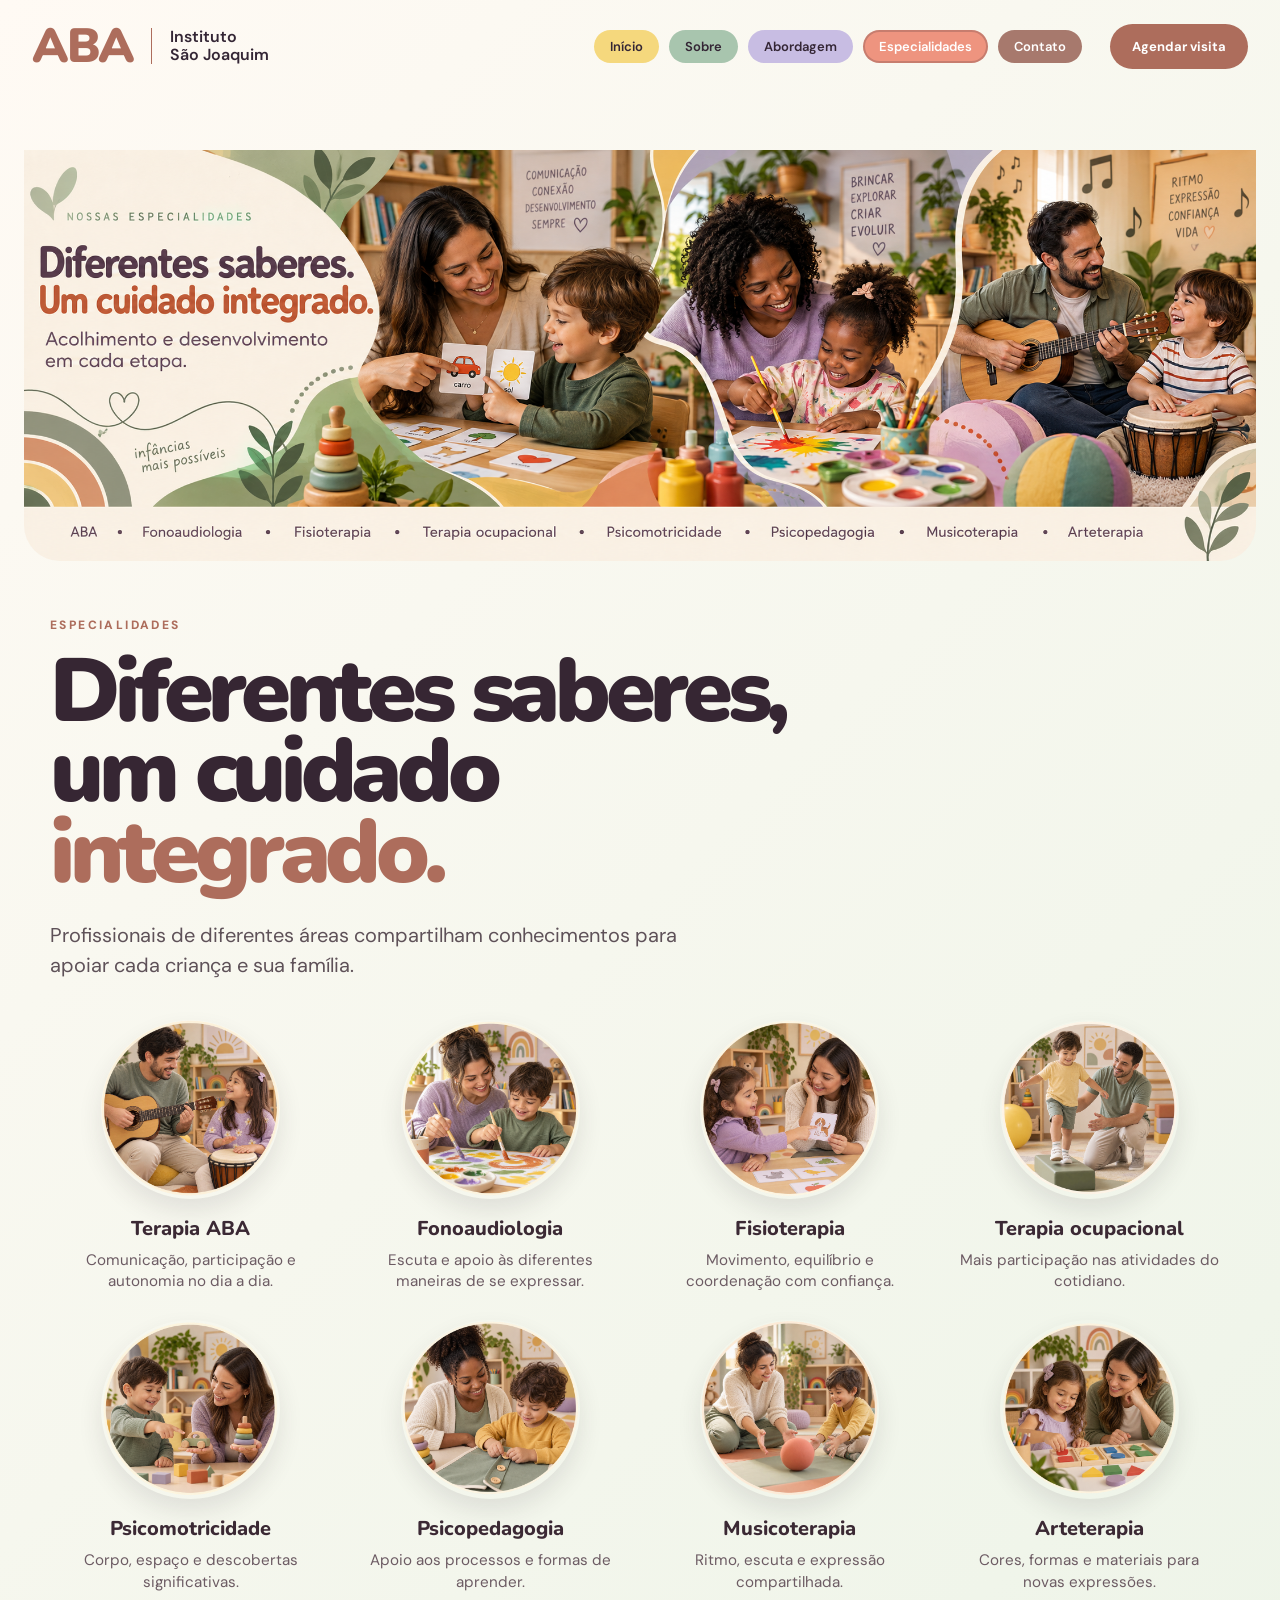
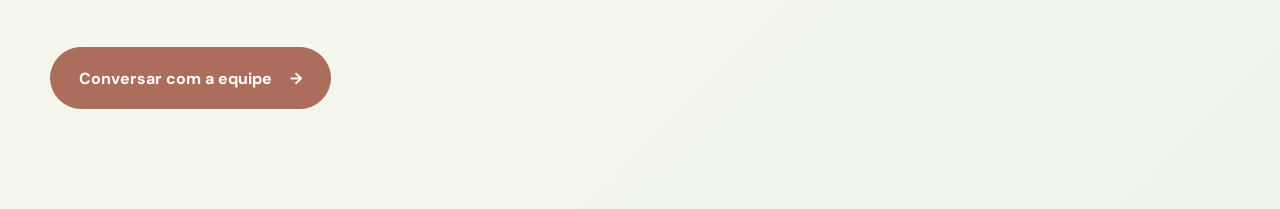
<file: especialidades.html>
﻿<!doctype html><html lang="pt-BR"><head><meta charset="UTF-8"><meta name="viewport" content="width=device-width, initial-scale=1"><meta name="description" content="Especialidades integradas do Instituto ABA São Joaquim para apoiar diferentes formas de desenvolvimento."><title>Especialidades | Instituto ABA São Joaquim</title><link rel="stylesheet" href="styles.css"><link rel="stylesheet" href="nav-colors.css"><link rel="stylesheet" href="pagina.css"><link href="https://fonts.googleapis.com/css2?family=DM+Sans:wght@400;500;600;700&family=Nunito:wght@600;700;800;900&display=swap" rel="stylesheet"></head><body><a class="skip-link" href="#conteudo">Pular para o conteúdo</a><header class="site-header simple-header"><div class="nav-wrap"><a class="brand" href="index.html"><strong>ABA</strong><span>Instituto<br>São Joaquim</span></a><nav aria-label="Navegação principal"><a href="index.html">Início</a><a href="sobre.html">Sobre</a><a href="abordagem.html">Abordagem</a><a class="is-active" href="especialidades.html">Especialidades</a><a href="contato.html">Contato</a></nav><details class="simple-menu"><summary>Menu <i aria-hidden="true"></i></summary><nav aria-label="Navegação móvel"><a href="index.html">Início</a><a href="sobre.html">Sobre</a><a href="abordagem.html">Abordagem</a><a href="especialidades.html">Especialidades</a><a href="contato.html">Contato</a></nav></details><a class="nav-button" href="https://wa.me/5511970195268">Agendar visita</a></div></header><main id="conteudo" class="simple-page"><section class="specialties-hero-banner" aria-label="Diferentes saberes, um cuidado integrado"><img src="assets/images/especialidades-hero.png" alt="Diferentes especialidades do Instituto ABA São Joaquim" width="2048" height="682" fetchpriority="high"></section><div class="simple-inner"><span class="simple-kicker">ESPECIALIDADES</span><h1>Diferentes saberes,<br>um cuidado <em>integrado.</em></h1><p class="simple-lead">Profissionais de diferentes áreas compartilham conhecimentos para apoiar cada criança e sua família.</p><div class="specialties-grid"><article class="specialty-card"><img src="assets/images/especialidade-nova-1.png" alt="Terapia ABA" loading="lazy"><div><h2>Terapia ABA</h2><p>Comunicação, participação e autonomia no dia a dia.</p><span aria-hidden="true">→</span></div></article><article class="specialty-card"><img src="assets/images/especialidade-nova-2.png" alt="Fonoaudiologia" loading="lazy"><div><h2>Fonoaudiologia</h2><p>Escuta e apoio às diferentes maneiras de se expressar.</p><span aria-hidden="true">→</span></div></article><article class="specialty-card"><img src="assets/images/especialidade-nova-3.png" alt="Fisioterapia" loading="lazy"><div><h2>Fisioterapia</h2><p>Movimento, equilíbrio e coordenação com confiança.</p><span aria-hidden="true">→</span></div></article><article class="specialty-card"><img src="assets/images/especialidade-nova-4.png" alt="Terapia ocupacional" loading="lazy"><div><h2>Terapia ocupacional</h2><p>Mais participação nas atividades do cotidiano.</p><span aria-hidden="true">→</span></div></article><article class="specialty-card"><img src="assets/images/especialidade-nova-5.png" alt="Psicomotricidade" loading="lazy"><div><h2>Psicomotricidade</h2><p>Corpo, espaço e descobertas significativas.</p><span aria-hidden="true">→</span></div></article><article class="specialty-card"><img src="assets/images/especialidade-nova-6.png" alt="Psicopedagogia" loading="lazy"><div><h2>Psicopedagogia</h2><p>Apoio aos processos e formas de aprender.</p><span aria-hidden="true">→</span></div></article><article class="specialty-card"><img src="assets/images/especialidade-nova-7.png" alt="Musicoterapia" loading="lazy"><div><h2>Musicoterapia</h2><p>Ritmo, escuta e expressão compartilhada.</p><span aria-hidden="true">→</span></div></article><article class="specialty-card"><img src="assets/images/especialidade-nova-8.png" alt="Arteterapia" loading="lazy"><div><h2>Arteterapia</h2><p>Cores, formas e materiais para novas expressões.</p><span aria-hidden="true">→</span></div></article></div><a class="button button--primary simple-cta" href="https://wa.me/5511970195268">Conversar com a equipe <span aria-hidden="true">→</span></a></div></main><script>document.querySelectorAll('.simple-menu a').forEach((link)=>link.addEventListener('click',()=>link.closest('details')?.removeAttribute('open')));</script></body></html>
</file>
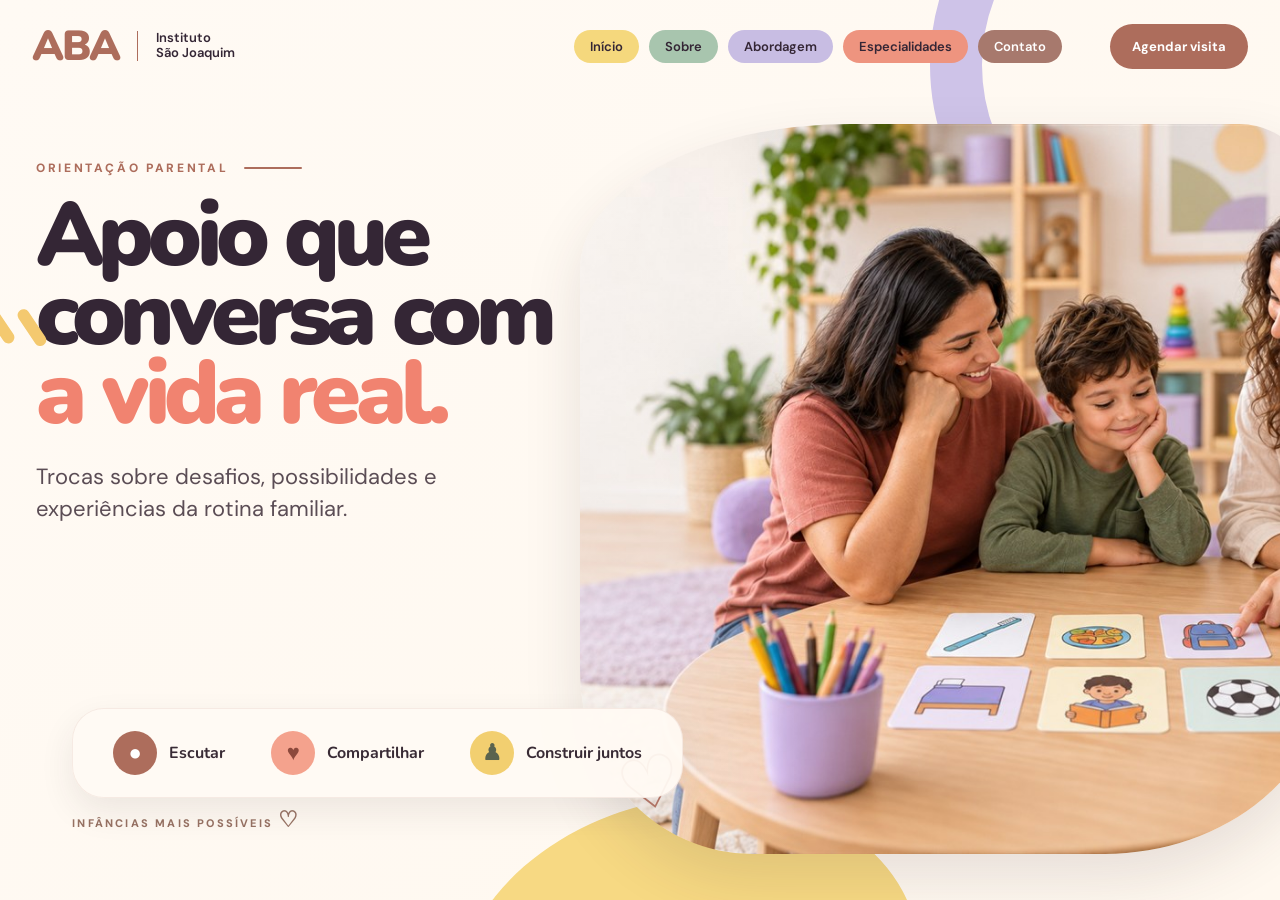
<file: familias.html>
﻿<!doctype html>
<html lang="pt-BR">
<head>
  <meta charset="UTF-8"><meta name="viewport" content="width=device-width, initial-scale=1">
  <meta name="description" content="Orientação parental e parceria com famílias no Instituto ABA São Joaquim.">
  <title>Para famílias | Instituto ABA São Joaquim</title>
  <link rel="preconnect" href="https://fonts.googleapis.com"><link rel="preconnect" href="https://fonts.gstatic.com" crossorigin>
  <link href="https://fonts.googleapis.com/css2?family=DM+Sans:wght@400;500;600;700&family=Nunito:wght@600;700;800;900&display=swap" rel="stylesheet">
  <link rel="preload" as="image" href="assets/images/hero-familias.jpg"><link rel="stylesheet" href="styles.css"><link rel="stylesheet" href="nav-colors.css"><link rel="stylesheet" href="familias.css">
</head>
<body>
  <a class="skip-link" href="#conteudo">Pular para o conteúdo</a>
  <header class="site-header families-header"><div class="nav-wrap">
    <a class="brand" href="index.html" aria-label="Instituto ABA São Joaquim — início"><strong>ABA</strong><span>Instituto<br>São Joaquim</span></a>
    <nav aria-label="Navegação principal"><a href="index.html">Início</a><a href="sobre.html">Sobre</a><a href="abordagem.html">Abordagem</a><a href="especialidades.html">Especialidades</a><a href="contato.html">Contato</a></nav>
    <details class="families-menu"><summary><span>Menu</span><i aria-hidden="true"></i></summary><nav aria-label="Navegação móvel"><a href="index.html">Início</a><a href="sobre.html">Sobre</a><a href="abordagem.html">Abordagem</a><a href="especialidades.html">Especialidades</a><a href="contato.html">Contato</a></nav></details>
    <a class="nav-button" href="https://wa.me/5511970195268">Agendar visita</a>
  </div></header>
  <main id="conteudo"><section class="families-hero" aria-labelledby="families-title">
    <span class="families-blob families-blob--lavender" aria-hidden="true"></span><span class="families-blob families-blob--yellow" aria-hidden="true"></span>
    <div class="families-inner">
      <div class="families-copy"><span class="families-kicker">ORIENTAÇÃO PARENTAL</span><h1 id="families-title">Apoio que<br>conversa com<br><em>a vida real.</em></h1><p>Trocas sobre desafios, possibilidades e experiências da rotina familiar.</p><div class="families-rays" aria-hidden="true"></div></div>
      <figure class="families-photo"><img src="assets/images/hero-familias.jpg" alt="Mãe, criança e profissional conversando durante uma atividade" width="1200" height="800" fetchpriority="high"><span class="families-photo-heart" aria-hidden="true">♡</span></figure>
      <div class="families-values" aria-label="Pilares da orientação parental"><div><span aria-hidden="true">●</span><strong>Escutar</strong></div><div><span aria-hidden="true">♥</span><strong>Compartilhar</strong></div><div><span aria-hidden="true">♟</span><strong>Construir juntos</strong></div></div>
      <p class="families-note">INFÂNCIAS MAIS POSSÍVEIS <span aria-hidden="true">♡</span></p>
    </div>
  </section></main>
  <script>document.querySelectorAll('.families-menu a').forEach((link)=>link.addEventListener('click',()=>link.closest('details')?.removeAttribute('open')));</script>
</body></html>
</file>
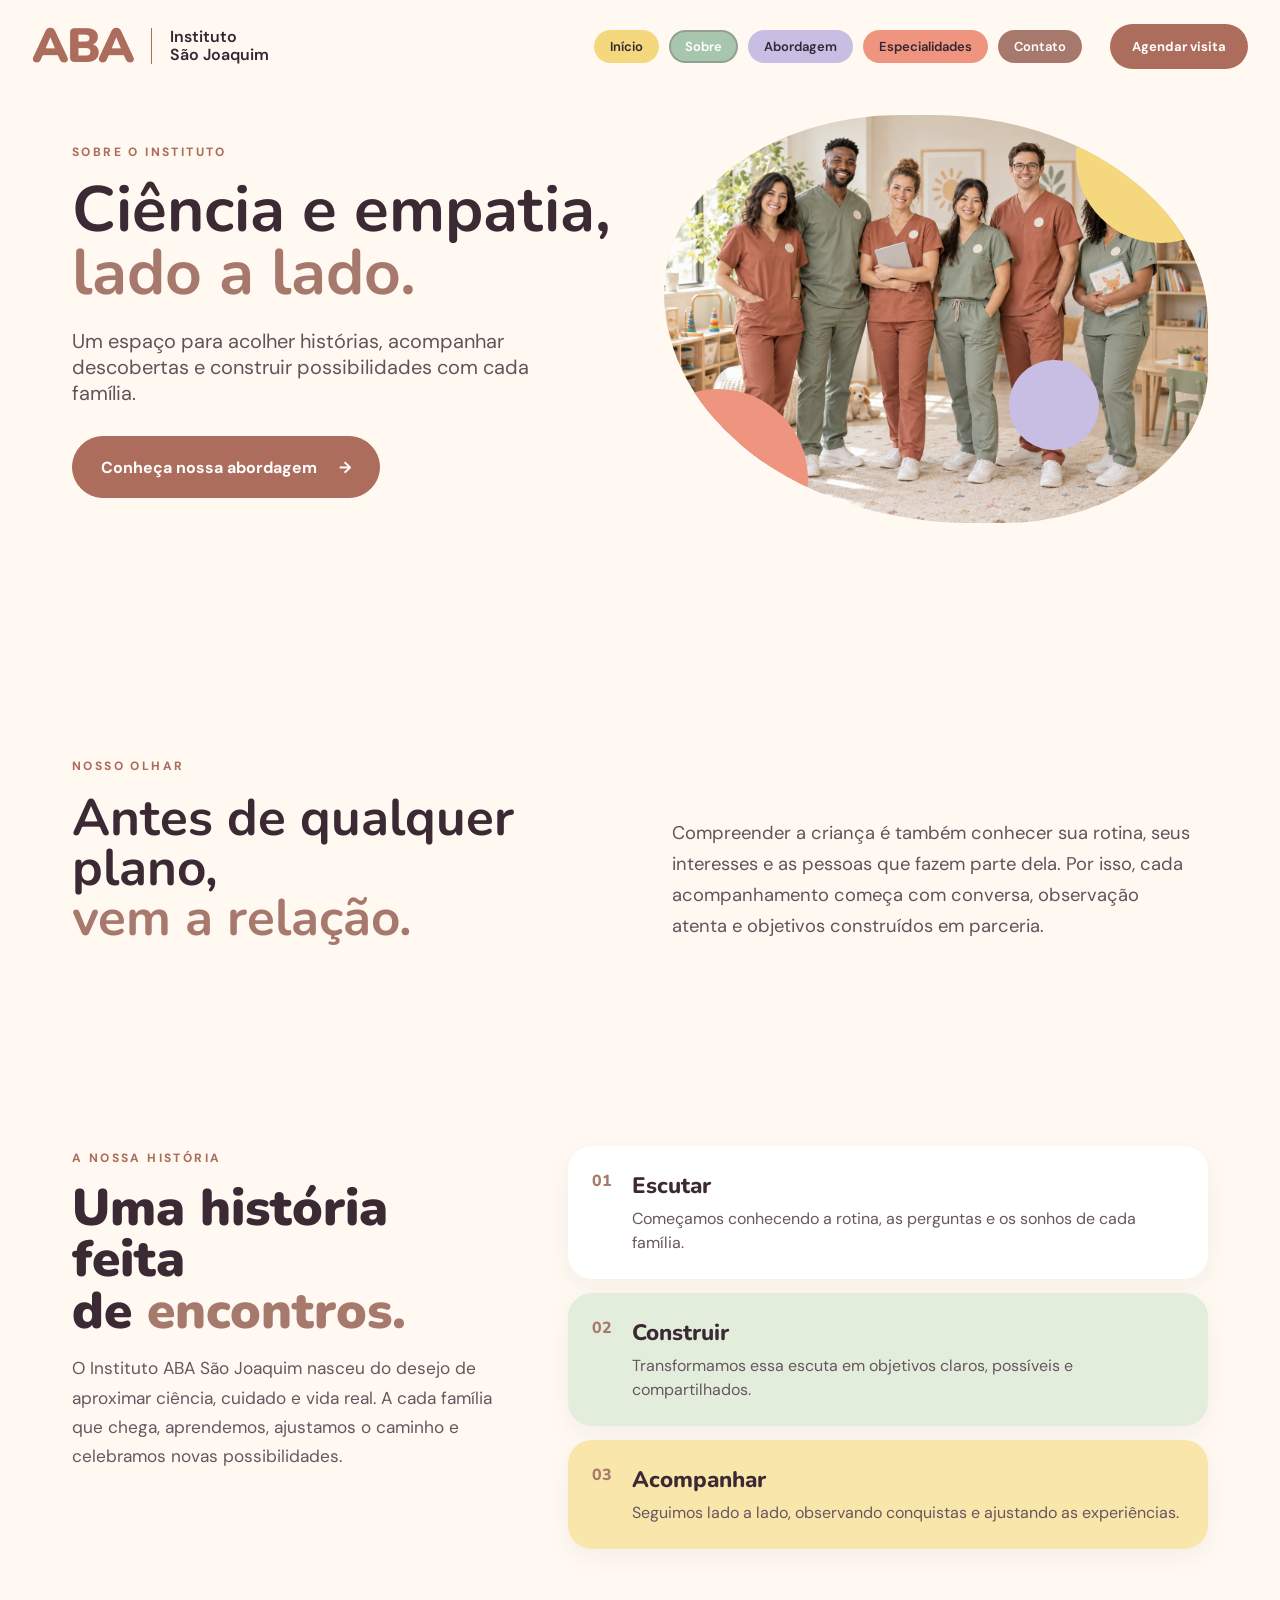
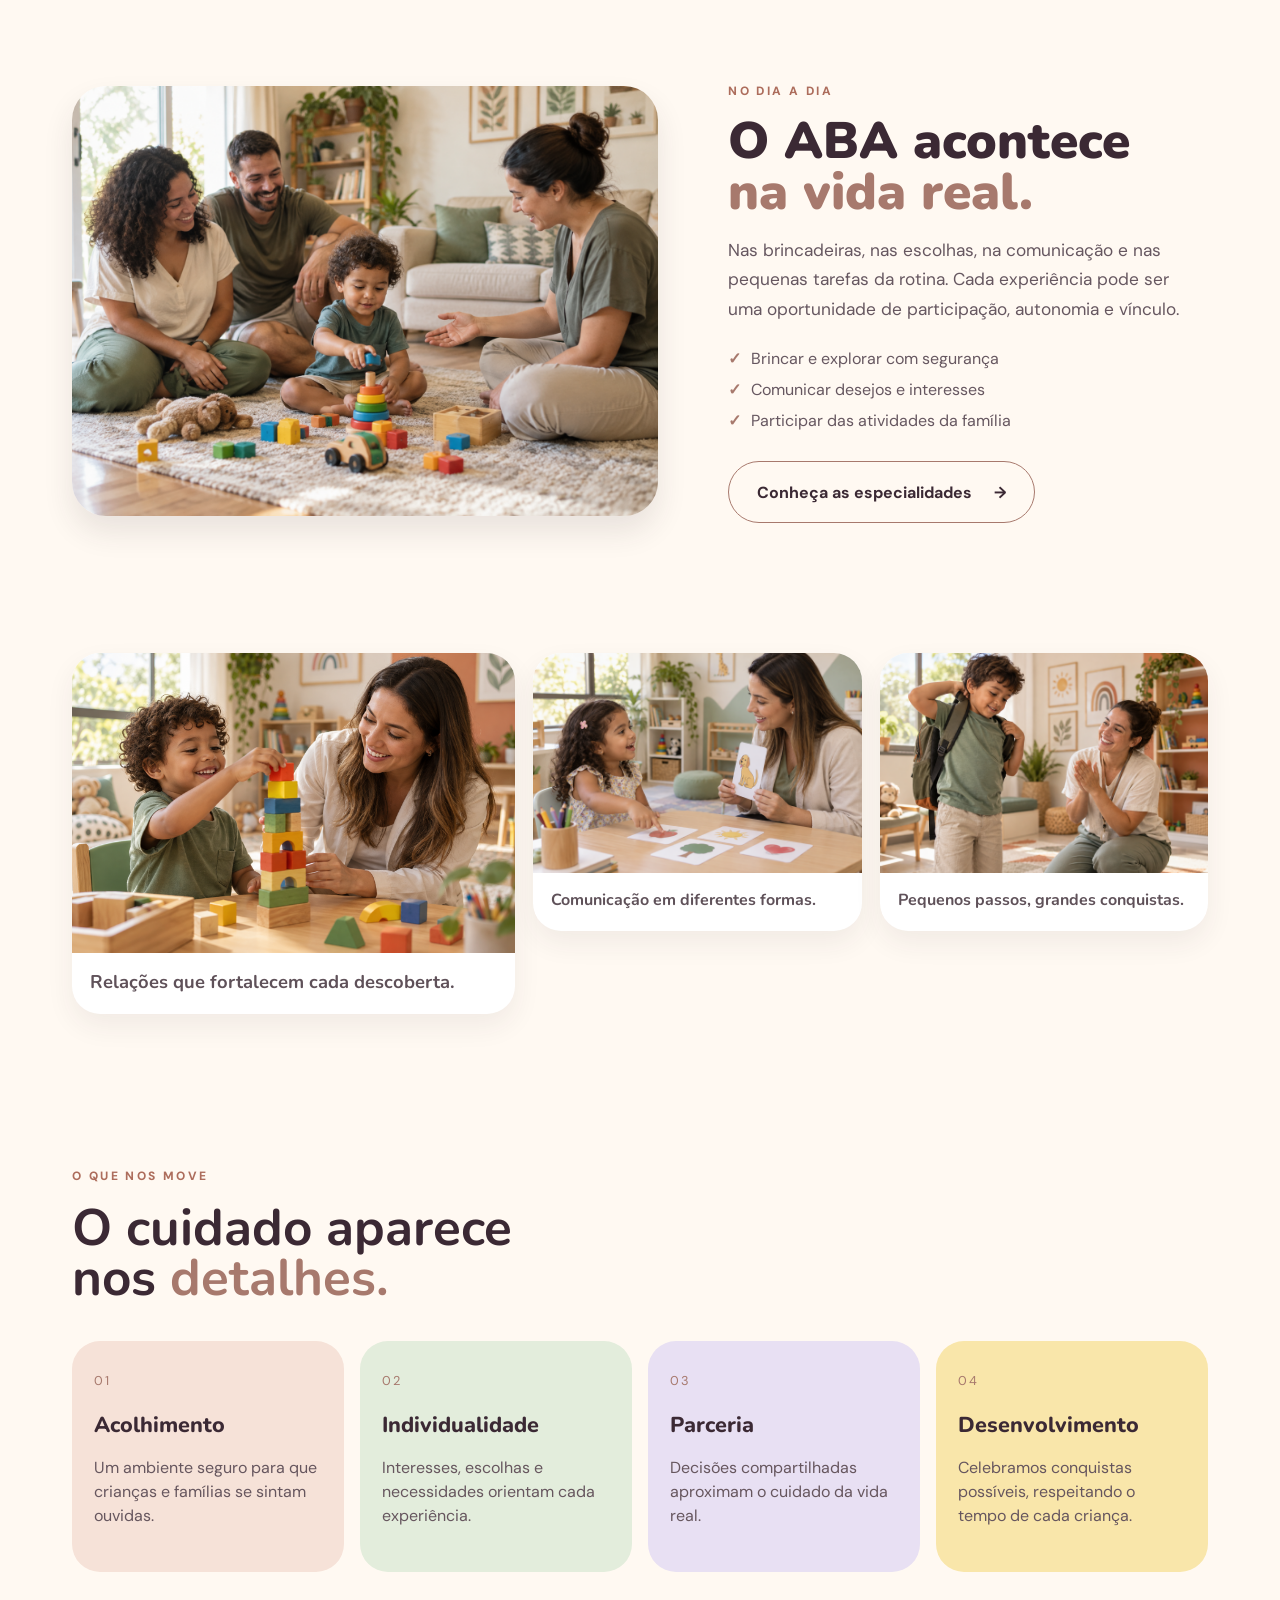
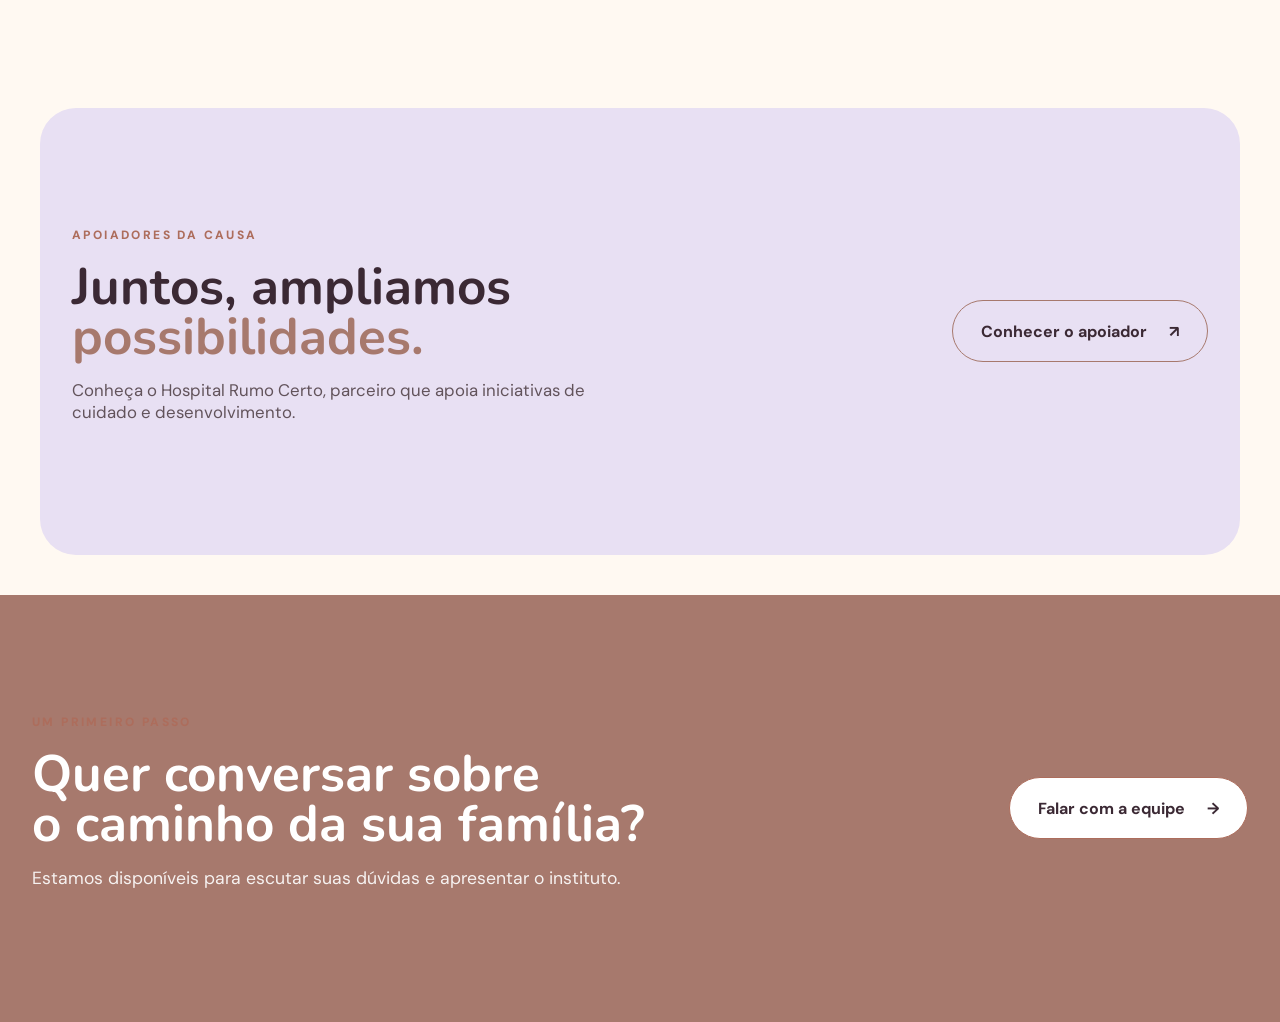
<file: sobre.html>
﻿<!doctype html>
<html lang="pt-BR">
<head>
  <meta charset="UTF-8"><meta name="viewport" content="width=device-width, initial-scale=1">
  <meta name="description" content="Conheça o Instituto ABA São Joaquim e o cuidado construído com crianças e famílias.">
  <meta name="robots" content="index, follow"><link rel="canonical" href="https://abasaojoaquim.com.br/sobre"><link rel="icon" href="/assets/favicon.svg" type="image/svg+xml"><meta property="og:title" content="Sobre | Instituto ABA São Joaquim"><meta property="og:description" content="Ciência, empatia e cuidado construído com crianças e famílias."><meta property="og:url" content="https://abasaojoaquim.com.br/sobre"><meta property="og:image" content="https://abasaojoaquim.com.br/assets/favicon.svg"><meta property="og:image:type" content="image/svg+xml">
  <title>Sobre | Instituto ABA São Joaquim</title>
  <link rel="stylesheet" href="styles.css"><link rel="stylesheet" href="nav-colors.css"><link rel="stylesheet" href="pagina.css">
  <link href="https://fonts.googleapis.com/css2?family=DM+Sans:wght@400;500;600;700&family=Nunito:wght@600;700;800;900&display=swap" rel="stylesheet">
</head>
<body>
  <a class="skip-link" href="#conteudo">Pular para o conteúdo</a>
  <header class="site-header simple-header"><div class="nav-wrap">
    <a class="brand" href="index.html" aria-label="Instituto ABA São Joaquim — início"><strong>ABA</strong><span>Instituto<br>São Joaquim</span></a>
    <nav aria-label="Navegação principal"><a href="index.html">Início</a><a class="is-active" href="sobre.html" aria-current="page">Sobre</a><a href="abordagem.html">Abordagem</a><a href="especialidades.html">Especialidades</a><a href="contato.html">Contato</a></nav>
    <details class="simple-menu"><summary>Menu <i aria-hidden="true"></i></summary><nav aria-label="Navegação móvel"><a href="index.html">Início</a><a href="sobre.html" aria-current="page">Sobre</a><a href="abordagem.html">Abordagem</a><a href="especialidades.html">Especialidades</a><a href="contato.html">Contato</a></nav></details>
    <a class="nav-button" href="https://wa.me/5511970195268">Agendar visita</a>
  </div></header>
  <main id="conteudo" class="about-page">
    <section class="about-hero" aria-labelledby="about-title"><div class="about-hero__copy"><span class="simple-kicker">SOBRE O INSTITUTO</span><h1 id="about-title">Ciência e empatia,<br><em>lado a lado.</em></h1><p>Um espaço para acolher histórias, acompanhar descobertas e construir possibilidades com cada família.</p><a class="button button--primary" href="abordagem.html">Conheça nossa abordagem <span aria-hidden="true">→</span></a></div><div class="about-hero__art"><img src="assets/images/sobre-equipe.png" alt="Equipe de terapeutas do Instituto ABA São Joaquim" width="1382" height="1086" fetchpriority="high"><span class="about-orb about-orb--coral" aria-hidden="true"></span><span class="about-orb about-orb--yellow" aria-hidden="true"></span><span class="about-orb about-orb--lavender" aria-hidden="true"></span></div></section>
    <section class="about-intro"><div><span class="simple-kicker">NOSSO OLHAR</span><h2>Antes de qualquer plano,<br><em>vem a relação.</em></h2></div><p>Compreender a criança é também conhecer sua rotina, seus interesses e as pessoas que fazem parte dela. Por isso, cada acompanhamento começa com conversa, observação atenta e objetivos construídos em parceria.</p></section>
    <section class="about-story" aria-labelledby="story-title"><div class="about-story__head"><span class="simple-kicker">A NOSSA HISTÓRIA</span><h2 id="story-title">Uma história feita<br>de <em>encontros.</em></h2><p>O Instituto ABA São Joaquim nasceu do desejo de aproximar ciência, cuidado e vida real. A cada família que chega, aprendemos, ajustamos o caminho e celebramos novas possibilidades.</p></div><div class="story-steps"><article><span>01</span><div><h3>Escutar</h3><p>Começamos conhecendo a rotina, as perguntas e os sonhos de cada família.</p></div></article><article><span>02</span><div><h3>Construir</h3><p>Transformamos essa escuta em objetivos claros, possíveis e compartilhados.</p></div></article><article><span>03</span><div><h3>Acompanhar</h3><p>Seguimos lado a lado, observando conquistas e ajustando as experiências.</p></div></article></div></section>
    <section class="about-day" aria-labelledby="day-title"><div class="about-day__visual"><img style="position:relative;left:auto;top:auto;right:auto;bottom:auto;width:100%;height:430px;border:0" src="assets/images/sobre-rotina.png" alt="Família praticando uma rotina com apoio de terapeuta" loading="lazy"></div><div><span class="simple-kicker">NO DIA A DIA</span><h2 id="day-title">O ABA acontece<br><em>na vida real.</em></h2><p>Nas brincadeiras, nas escolhas, na comunicação e nas pequenas tarefas da rotina. Cada experiência pode ser uma oportunidade de participação, autonomia e vínculo.</p><ul><li>Brincar e explorar com segurança</li><li>Comunicar desejos e interesses</li><li>Participar das atividades da família</li></ul><a class="button button--outline" href="especialidades.html">Conheça as especialidades <span aria-hidden="true">→</span></a></div></section>
    <section class="about-gallery" aria-label="Momentos de cuidado e desenvolvimento"><figure class="about-gallery__large"><img src="assets/images/sobre-vinculo.png" alt="Família e profissional compartilhando uma atividade" loading="lazy"><figcaption>Relações que fortalecem cada descoberta.</figcaption></figure><figure><img src="assets/images/sobre-comunicacao.png" alt="Atividade de comunicação durante o acompanhamento" loading="lazy"><figcaption>Comunicação em diferentes formas.</figcaption></figure><figure><img src="assets/images/sobre-autonomia.png" alt="Criança explorando uma atividade com autonomia" loading="lazy"><figcaption>Pequenos passos, grandes conquistas.</figcaption></figure></section>
    <section class="about-values" aria-labelledby="values-title"><div class="section-heading"><span class="simple-kicker">O QUE NOS MOVE</span><h2 id="values-title">O cuidado aparece<br>nos <em>detalhes.</em></h2></div><div class="about-value-grid"><article><span class="value-number">01</span><h3>Acolhimento</h3><p>Um ambiente seguro para que crianças e famílias se sintam ouvidas.</p></article><article><span class="value-number">02</span><h3>Individualidade</h3><p>Interesses, escolhas e necessidades orientam cada experiência.</p></article><article><span class="value-number">03</span><h3>Parceria</h3><p>Decisões compartilhadas aproximam o cuidado da vida real.</p></article><article><span class="value-number">04</span><h3>Desenvolvimento</h3><p>Celebramos conquistas possíveis, respeitando o tempo de cada criança.</p></article></div></section>
    <section class="supporter-card" aria-labelledby="supporter-title"><div><span class="simple-kicker">APOIADORES DA CAUSA</span><h2 id="supporter-title">Juntos, ampliamos<br><em>possibilidades.</em></h2><p>Conheça o Hospital Rumo Certo, parceiro que apoia iniciativas de cuidado e desenvolvimento.</p></div><a class="button button--outline" href="https://www.hospitalrumocerto.com.br/" target="_blank" rel="noopener">Conhecer o apoiador <span aria-hidden="true">↗</span></a></section>
    <section class="about-cta"><div><span class="simple-kicker">UM PRIMEIRO PASSO</span><h2>Quer conversar sobre<br>o caminho da sua família?</h2><p>Estamos disponíveis para escutar suas dúvidas e apresentar o instituto.</p></div><a class="button button--light" href="https://wa.me/5511970195268">Falar com a equipe <span aria-hidden="true">→</span></a></section>
  </main>
  <script>document.querySelectorAll('.simple-menu a').forEach((link)=>link.addEventListener('click',()=>link.closest('details')?.removeAttribute('open')));</script>
</body></html>
</file>
<file: styles.css>
:root{--ink:#342635;--terracotta:#ad6d5c;--cream:#fffaf4;--coral:#f18370;--yellow:#f5d47e;--sage:#a9c4aa;--lavender:#cbc0e4;--container:min(1480px,calc(100% - 64px))}*{box-sizing:border-box}html{scroll-behavior:smooth}body{margin:0;overflow-x:hidden;color:var(--ink);background:var(--cream);font-family:"DM Sans",sans-serif}a{color:inherit;text-decoration:none}img{display:block;max-width:100%}.skip-link{position:fixed;z-index:100;top:8px;left:8px;padding:10px 16px;color:#fff;background:var(--ink);transform:translateY(-150%)}.skip-link:focus{transform:none}.site-header{position:absolute;z-index:20;top:0;right:0;left:0}.nav-wrap{display:flex;align-items:center;gap:48px;width:var(--container);height:120px;margin:auto}.brand{display:flex;align-items:center;gap:18px}.brand strong{font-family:"Nunito",sans-serif;font-size:48px;font-weight:900;letter-spacing:-.05em;color:var(--terracotta)}.brand span{padding-left:18px;border-left:1px solid var(--terracotta);font-size:16px;font-weight:600;line-height:1.15}.nav-wrap nav{display:flex;gap:46px;margin-left:auto}.nav-wrap nav a{font-size:15px;font-weight:600}.nav-button{padding:17px 30px;border-radius:999px;color:#fff;background:var(--terracotta);font-weight:700}.hero{position:relative;min-height:100svh;overflow:hidden;padding-top:120px}.hero-wrap{position:relative;display:grid;grid-template-columns:.9fr 1.1fr;align-items:center;width:var(--container);min-height:calc(100svh - 120px);margin:auto}.hero-copy{position:relative;z-index:5;padding:54px 0 70px}.hero h1{margin:0;font-family:"Nunito",sans-serif;font-size:clamp(58px,6.2vw,104px);font-weight:900;line-height:.96;letter-spacing:-.055em;text-wrap:balance}.hero h1 em{color:var(--terracotta);font-style:normal}.hero-copy>p:not(.hand-note){margin:28px 0 0;font-size:21px}.hero-actions{display:flex;gap:16px;flex-wrap:wrap;margin-top:38px}.button{display:inline-flex;align-items:center;justify-content:center;gap:22px;min-height:62px;padding:16px 28px;border:1px solid var(--terracotta);border-radius:999px;font-weight:700;transition:transform .2s ease,background .2s ease}.button:hover{transform:translateY(-3px)}.button--primary{color:#fff;background:var(--terracotta)}.button--secondary{background:rgba(255,255,255,.58)}.hand-note{margin:58px 0 0 40%;color:var(--terracotta);font-family:"Nunito",sans-serif;font-size:17px;font-weight:700;line-height:1.7;transform:rotate(-6deg)}.hand-note span{display:block;font-size:34px}.hero-visual{position:relative;align-self:end;height:760px}.hero-visual img{position:absolute;z-index:3;right:-4%;bottom:0;width:92%;height:690px;border-radius:46% 46% 24px 24px;object-fit:cover;object-position:center;clip-path:path("M 110 0 Q 500 10 700 120 Q 850 250 820 520 Q 810 650 690 690 L 90 690 Q 0 650 0 520 L 0 180 Q 10 40 110 0 Z")}.coral-arch{position:absolute;z-index:1;top:20px;right:5%;width:90%;height:680px;border:34px solid var(--coral);border-bottom:0;border-radius:50% 50% 0 0}.yellow-circle{position:absolute;top:-30px;right:-5%;width:520px;height:520px;border-radius:50%;background:var(--yellow)}.star{position:absolute;z-index:5;top:40px;left:3%;color:var(--yellow);font-size:105px;filter:drop-shadow(0 12px 10px rgba(126,84,45,.16));transform:rotate(12deg)}.ring{position:absolute;z-index:5;top:60px;right:-3%;width:118px;height:118px;border:25px solid #c58b55;border-radius:50%;box-shadow:inset 0 0 0 8px #e7bc89}.hero-shape--leaf{position:absolute;bottom:-90px;left:-110px;width:420px;height:320px;border-radius:50% 50% 20% 80%;background:linear-gradient(45deg,var(--sage) 0 50%,var(--lavender) 50%)}a:focus-visible{outline:3px solid var(--ink);outline-offset:4px}@media(max-width:900px){:root{--container:calc(100% - 32px)}.nav-wrap{height:88px}.nav-wrap nav{display:none}.brand strong{font-size:38px}.brand span{font-size:12px}.nav-button{margin-left:auto;padding:12px 17px}.hero{padding-top:88px}.hero-wrap{grid-template-columns:1fr}.hero-copy{padding:48px 0 24px}.hero h1{font-size:clamp(50px,13vw,76px)}.hero-visual{height:470px}.hero-visual img{right:0;width:100%;height:430px;border-radius:34% 34% 20px 20px;clip-path:none}.coral-arch{right:0;width:100%;height:430px;border-width:20px}.yellow-circle{width:280px;height:280px}.star{font-size:70px}.ring{width:80px;height:80px;border-width:18px}.hand-note{display:none}.hero-shape--leaf{width:250px;height:190px}.button{width:100%}}@media(prefers-reduced-motion:reduce){html{scroll-behavior:auto}.button{transition:none}}
</file>
<file: nav-colors.css>
/* Navegação compartilhada entre todas as páginas */
@import url("mobile-polish.css");
.site-header .nav-wrap>nav{gap:10px!important;align-items:center;flex-wrap:nowrap;position:relative;z-index:40}
.site-header .nav-wrap>nav a{padding:10px 16px!important;border-radius:999px!important;font-size:13px!important;line-height:1!important;transition:transform .25s ease,filter .25s ease,box-shadow .25s ease}
.site-header .nav-wrap>nav a:nth-child(1){background:#f5d87d!important}
.site-header .nav-wrap>nav a:nth-child(2){background:#a8c5ae!important}
.site-header .nav-wrap>nav a:nth-child(3){background:#c8bde3!important}
.site-header .nav-wrap>nav a:nth-child(4){background:#ee947f!important}
.site-header .nav-wrap>nav a:nth-child(5){background:#a7796d!important;color:#fff!important}
.site-header .nav-wrap>nav a:hover{transform:translateY(-2px);filter:saturate(1.08);box-shadow:0 5px 12px #3b29341c}
.site-header .nav-wrap>nav a.is-active{box-shadow:inset 0 0 0 2px rgba(59,41,52,.22)}
@media(max-width:900px){.site-header .nav-wrap>nav{display:none}}
</file>
<file: hero.css>
.hero {
  min-height: 0;
  aspect-ratio: 1672 / 941;
  background-color: var(--cream);
  background-image: url("assets/images/hero-composicao.png");
  background-repeat: no-repeat;
  background-position: center;
  background-size: 100% 100%;
}
.hero::after {
  display: block;
  position: absolute;
  z-index: 3;
  left: 0;
  bottom: 0;
  width: 21%;
  height: 28%;
  background: var(--cream);
  border-radius: 0 100% 0 0;
  pointer-events: none;
  content: "";
}
.hero::before {
  display: none;
  position: absolute;
  z-index: 4;
  right: 0;
  bottom: -1px;
  left: 0;
  height: 120px;
  pointer-events: none;
  background: linear-gradient(180deg, rgba(255, 250, 244, 0) 0%, rgba(255, 250, 244, .78) 62%, var(--cream) 100%);
  content: "";
}
.hero-wrap { z-index: 1; grid-template-columns: 1fr; min-height: calc(56.28vw - 120px); }
.hero-copy { max-width: 690px; }
.hero-visual, .hero-shape { display: none; }
@media (max-width: 900px) {
  .hero { min-height: 780px; background-size: auto 100%; background-position: 58% center; }
  .hero-wrap::before { position:absolute; z-index:0; inset:0; pointer-events:none; background:linear-gradient(180deg,rgba(255,250,244,.99) 0%,rgba(255,250,244,.94) 48%,rgba(255,250,244,.15) 78%); content:""; }
  .hero::after { display: block; z-index: 3; left: 0; right: auto; inset: auto auto 0 0; width: 24%; height: 22%; background: var(--cream); border-radius: 0 100% 0 0; }
  .hero-wrap { align-items: start; }
  .hero-copy { padding-top: 46px; }
}

.partnership {
  position: relative;
  display: flex;
  align-items: center;
  justify-content: flex-end;
  min-height: 0;
  aspect-ratio: 1672 / 941;
  padding: 80px max(5vw, calc((100vw - 1480px) / 2));
  background-color: var(--cream);
  background-image: url("assets/images/segunda-secao.png");
  background-repeat: no-repeat;
  background-position: center;
  background-size: 100% 100%;
  margin-top: -2.2vw;
  padding-top: calc(80px + 2.2vw);
}
.partnership::before {
  display: none;
}
.partnership::after {
  display: block;
  position: absolute;
  z-index: 4;
  top: 0;
  right: 0;
  left: 0;
  height: 7%;
  background: var(--cream);
  pointer-events: none;
  content: "";
}
.partnership-content {
  position: relative;
  z-index: 2;
  width: min(520px, 38vw);
  margin-left: auto;
}
.partnership-label {
  display: block;
  margin-bottom: 20px;
  color: var(--terracotta);
  font-size: 12px;
  font-weight: 800;
  letter-spacing: .16em;
}
.partnership h2 {
  margin: 0;
  font-family: "Nunito", sans-serif;
  font-size: clamp(44px, 4.5vw, 74px);
  font-weight: 900;
  line-height: 1.02;
  letter-spacing: -.045em;
}
.partnership h2 em { color: var(--terracotta); font-style: normal; }
.partnership p { margin: 26px 0 0; color: #695b63; font-size: 18px; line-height: 1.65; }
.partnership-actions { display: flex; align-items: center; gap: 24px; margin-top: 34px; flex-wrap: wrap; }
.partnership-link { font-size: 14px; font-weight: 700; }

.visually-hidden {
  position: absolute !important;
  width: 1px !important;
  height: 1px !important;
  padding: 0 !important;
  margin: -1px !important;
  overflow: hidden !important;
  clip: rect(0, 0, 0, 0) !important;
  white-space: nowrap !important;
  border: 0 !important;
}
.specialties-showcase {
  position: relative;
  z-index: 2;
  width: 100%;
  margin-top: 0;
  overflow: hidden;
  background: linear-gradient(180deg, #fdf9f2 0, var(--cream) 96px);
  padding: clamp(72px, 7vw, 112px) 24px clamp(42px, 4vw, 58px);
}
.specialties-showcase::before {
  display: none;
}
.specialties-inner {
  position: relative;
  z-index: 2;
  width: min(1094px, 100%);
  margin: 0 auto;
}
.specialties-heading {
  position: relative;
  width: max-content;
  max-width: 100%;
  margin: 0 auto clamp(28px, 3vw, 42px);
  text-align: center;
}
.specialties-heading h2 {
  margin: 0;
  color: #342432;
  font-family: "Nunito", sans-serif;
  font-size: clamp(36px, 4.4vw, 62px);
  font-weight: 900;
  line-height: .98;
  letter-spacing: -.045em;
}
.specialties-heading em { color: var(--terracotta); font-style: normal; }
.specialties-rays {
  position: absolute;
  top: 14px;
  left: -58px;
  width: 27px;
  height: 8px;
  border-radius: 999px;
  background: #f4cf6f;
  box-shadow: -2px 18px 0 #f4cf6f;
  transform: rotate(3deg);
}
.specialties-rays::before {
  position: absolute;
  width: 8px;
  height: 27px;
  border-radius: 999px;
  background: #f4cf6f;
  transform: translate(22px, -17px) rotate(-24deg);
  content: "";
}
.specialties-grid {
  display: grid;
  grid-template-columns: repeat(4, minmax(0, 1fr));
  gap: 14px;
}
.specialty-card {
  position: relative;
  min-width: 0;
  overflow: hidden;
  border-radius: 24px;
  box-shadow: 0 10px 32px rgba(59, 41, 52, .06);
  transition: transform .45s ease, box-shadow .45s ease;
}
.specialty-card:hover {
  transform: translateY(-6px);
  box-shadow: 0 18px 38px rgba(59, 41, 52, .12);
}
.specialty-card img {
  display: block;
  width: 100%;
  height: auto;
  aspect-ratio: 1.77 / 1;
  object-fit: contain;
  background: #fff;
}
.specialties-showcase .specialty-card{background:transparent;box-shadow:none;border-radius:0;overflow:visible;text-align:center}
.specialties-showcase .specialty-card:hover{transform:none;box-shadow:none}
.specialties-showcase .specialty-card img{width:clamp(138px,13vw,190px);height:clamp(138px,13vw,190px);margin:0 auto;border-radius:50%;aspect-ratio:1;object-fit:contain;padding:8px;background:#fff;box-shadow:0 10px 24px rgba(59,41,52,.1);transition:transform .4s ease}
.specialties-showcase .specialty-card:hover img{transform:translateY(-6px) rotate(2deg)}
.specialties-showcase .specialty-card h3{justify-content:center;margin-top:16px}
.specialty-card h3 {
  display: flex;
  align-items: center;
  min-height: 56px;
  margin: 0;
  padding: 13px 18px 17px;
  color: #392735;
  font-family: "Nunito", sans-serif;
  font-size: clamp(17px, 1.5vw, 21px);
  font-weight: 900;
  line-height: 1.05;
}
.specialty-card--yellow, .specialty-card--yellow h3 { background: #f9dfa0; }
.specialty-card--green, .specialty-card--green h3 { background: #b8d0bd; }
.specialty-card--lavender, .specialty-card--lavender h3 { background: #d4caeb; }
.specialty-card--coral, .specialty-card--coral h3 { background: #efa28d; }
.specialties-shape, .specialties-doodle { position: absolute; pointer-events: none; }
.specialties-shape--left {
  top: -56px;
  left: -24px;
  width: 118px;
  height: 118px;
  border: 28px solid #b97868;
  border-radius: 46% 54% 50% 50%;
  transform: rotate(-18deg);
}
.specialties-shape--sun {
  top: -52px;
  right: -34px;
  width: 142px;
  height: 118px;
  border-radius: 0 0 0 100%;
  background: #f6d77b;
}
.specialties-shape--coral {
  bottom: -52px;
  left: -36px;
  width: 190px;
  height: 92px;
  border-radius: 50% 50% 0 0;
  background: #b97868;
  transform: rotate(10deg);
}
.specialties-shape--leaf {
  right: -42px;
  bottom: -54px;
  width: 238px;
  height: 126px;
  border-radius: 100% 0 0 0;
  background: #aec7b3;
}
.specialties-doodle {
  z-index: 1;
  top: 48px;
  right: 3%;
  color: #b97868;
  font-family: "Nunito", sans-serif;
  font-size: 38px;
  transform: rotate(8deg);
}
.mobile-menu { display: none; }
.mobile-menu nav { margin-left: 0 !important; }
.mobile-menu { z-index: 30; flex: none; }
.integrated-care {
  position: relative;
  overflow: hidden;
  margin-top: -1px;
  padding: clamp(64px, 6vw, 88px) 24px clamp(84px, 8vw, 128px);
  background: linear-gradient(180deg, var(--cream) 0%, #f2f6ee 18%, #edf4e8 100%);
}
.integrated-inner { width: min(1240px, 100%); margin: 0 auto; }
.integrated-heading {
  display: flex;
  align-items: center;
  justify-content: space-between;
  gap: 32px;
  margin-bottom: 34px;
}
.integrated-heading h2 {
  margin: 0;
  color: #30252b;
  font-family: "Nunito", sans-serif;
  font-size: clamp(44px, 4.8vw, 68px);
  font-weight: 900;
  line-height: .98;
  letter-spacing: -.045em;
}
.integrated-all {
  display: inline-flex;
  align-items: center;
  gap: 10px;
  flex: none;
  min-height: 48px;
  padding: 12px 22px;
  border: 1px solid var(--terracotta);
  border-radius: 999px;
  color: var(--terracotta);
  font-size: 14px;
  font-weight: 700;
  transition: color .3s ease, background .3s ease, transform .3s ease;
}
.integrated-all:hover { color: #fff; background: var(--terracotta); transform: translateY(-3px); }
.integrated-all span { transition: transform .3s ease; }
.integrated-all:hover span { transform: translate(3px, -3px); }
.integrated-grid { display: grid; grid-template-columns: repeat(3, minmax(0, 1fr)); gap: 16px; }
.area-card {
  overflow: hidden;
  min-width: 0;
  border: 1px solid rgba(59,41,52,.06);
  border-radius: 26px;
  background: rgba(255,255,255,.88);
  box-shadow: 0 14px 35px rgba(59,41,52,.05);
  transition: transform .5s ease, box-shadow .5s ease;
}
.area-card:hover { transform: translateY(-7px); box-shadow: 0 22px 48px rgba(59,41,52,.11); }
.area-card > img {
  width: 100%;
  aspect-ratio: 701 / 748;
  object-fit: cover;
  transition: transform .7s cubic-bezier(.2,.7,.2,1);
}
.area-card:hover > img { transform: scale(1.035); }
.area-card-body {
  display: flex;
  align-items: center;
  justify-content: space-between;
  gap: 18px;
  min-height: 126px;
  padding: 22px 26px 24px;
}
.area-card h3 {
  margin: 0;
  color: #352932;
  font-family: "Nunito", sans-serif;
  font-size: clamp(24px, 2vw, 31px);
  font-weight: 900;
  letter-spacing: -.025em;
}
.area-card p { margin: 8px 0 0; color: #746b70; font-size: 15px; line-height: 1.45; }
.area-card-body > a {
  display: grid;
  place-items: center;
  flex: none;
  width: 38px;
  height: 38px;
  border-radius: 50%;
  color: #fff;
  background: #3b2d33;
  font-size: 18px;
  transition: transform .3s ease, background .3s ease;
}
.area-card-body > a:hover { background: var(--terracotta); transform: translateX(4px); }
[data-reveal] { opacity: 0; transform: translateY(22px); }
[data-reveal].is-visible {
  opacity: 1;
  transform: translateY(0);
  transition: opacity .6s ease var(--reveal-delay, 0ms), transform .6s ease var(--reveal-delay, 0ms);
}
.faq-section {
  position: relative;
  min-height: 720px;
  overflow: hidden;
  padding: clamp(72px, 6vw, 100px) 24px 0;
  background: linear-gradient(180deg, #fffaf4 0%, #fff8f0 100%);
}
.faq-inner {
  position: relative;
  z-index: 2;
  display: grid;
  grid-template-columns: minmax(350px, .8fr) minmax(520px, 1.2fr);
  gap: clamp(44px, 6vw, 94px);
  width: min(1240px, 100%);
  min-height: 650px;
  margin: 0 auto;
}
.faq-intro { position: relative; padding-bottom: 370px; }
.faq-intro h2 {
  margin: 0;
  color: #362633;
  font-family: "Nunito", sans-serif;
  font-size: clamp(48px, 5.2vw, 74px);
  font-weight: 900;
  line-height: .93;
  letter-spacing: -.05em;
}
.faq-intro h2 em { color: var(--terracotta); font-style: normal; }
.faq-intro > p { margin: 18px 0 0; color: #4e4249; font-size: 19px; }
.faq-visual {
  position: absolute;
  right: -38px;
  bottom: 0;
  left: -100px;
  height: 355px;
  overflow: hidden;
  border-radius: 50% 50% 0 0 / 38% 38% 0 0;
}
.faq-visual::before {
  position: absolute;
  z-index: -1;
  inset: -32px 30px 0 -60px;
  border-radius: 50% 50% 0 0;
  background: #aec6b2;
  content: "";
}
.faq-visual img { width: 100%; height: 100%; object-fit: cover; object-position: 47% center; }
.faq-bubble {
  position: absolute;
  z-index: 3;
  display: flex;
  align-items: center;
  justify-content: center;
  gap: 8px;
  border-radius: 20px 20px 20px 5px;
  box-shadow: 0 12px 24px rgba(59,41,52,.12);
}
.faq-bubble i { width: 11px; height: 11px; border-radius: 50%; background: rgba(255,255,255,.8); }
.faq-bubble--one { top: 12px; right: 116px; width: 112px; height: 63px; background: #b97260; }
.faq-bubble--two { top: 56px; right: 38px; width: 86px; height: 52px; background: #f0c859; }
.faq-bubble--two i { width: 8px; height: 8px; background: #a76d5e; }
.faq-list { display: flex; flex-direction: column; gap: 16px; padding-top: 16px; }
.faq-item {
  overflow: hidden;
  border: 1px solid rgba(173,109,92,.15);
  border-radius: 34px;
  background: rgba(255,255,255,.72);
  box-shadow: 0 10px 30px rgba(93,62,52,.035);
}
.faq-question {
  display: flex;
  align-items: center;
  justify-content: space-between;
  gap: 24px;
  width: 100%;
  min-height: 92px;
  padding: 22px 26px 22px 34px;
  border: 0;
  color: #3b2934;
  background: transparent;
  font: 800 clamp(17px, 1.55vw, 21px)/1.25 "Nunito", sans-serif;
  text-align: left;
  cursor: pointer;
}
.faq-question i {
  position: relative;
  flex: none;
  width: 48px;
  height: 48px;
  border-radius: 50%;
  background: var(--terracotta);
  transition: transform .35s ease, background .35s ease;
}
.faq-question i::before,
.faq-question i::after {
  position: absolute;
  top: 50%;
  left: 50%;
  width: 20px;
  height: 3px;
  border-radius: 99px;
  background: #fff;
  transform: translate(-50%, -50%);
  content: "";
}
.faq-question i::after { transform: translate(-50%, -50%) rotate(90deg); transition: transform .35s ease; }
.faq-question[aria-expanded="true"] i { background: #8fae98; transform: rotate(180deg); }
.faq-question[aria-expanded="true"] i::after { transform: translate(-50%, -50%) rotate(0); }
.faq-question:focus-visible { outline: 3px solid var(--ink); outline-offset: -5px; }
.faq-answer { display: grid; grid-template-rows: 0fr; opacity: 0; transition: grid-template-rows .45s ease, opacity .35s ease; }
.faq-answer > div { overflow: hidden; }
.faq-answer p { margin: 0; padding: 0 92px 26px 34px; color: #6d6267; font-size: 15px; line-height: 1.55; }
.faq-answer a { color: var(--terracotta); font-weight: 800; }
.faq-answer[aria-hidden="false"] { grid-template-rows: 1fr; opacity: 1; }
.faq-rays { position: absolute; top: 32px; right: 34px; width: 10px; height: 44px; border-radius: 99px; background: #f4c762; transform: rotate(14deg); }
.faq-rays::before, .faq-rays::after { position: absolute; width: 10px; height: 38px; border-radius: 99px; background: #f4c762; content: ""; }
.faq-rays::before { transform: translate(30px, 14px) rotate(30deg); }
.faq-rays::after { transform: translate(54px, 35px) rotate(58deg); }
.faq-dotted-line { position: absolute; right: -8px; bottom: 74px; color: var(--terracotta); font: 700 31px/1 "Nunito", sans-serif; letter-spacing: 5px; transform: rotate(-9deg); }
.site-footer {
  position: relative;
  overflow: hidden;
  color: #fffaf4;
  background: #865447;
}
.footer-cta-wrap {
  padding: 70px 24px 0;
  background: linear-gradient(180deg, #fff8f0 0%, #f6e7dc 100%);
}
.footer-cta {
  position: relative;
  display: flex;
  align-items: center;
  justify-content: space-between;
  gap: 48px;
  width: min(1240px, 100%);
  margin: 0 auto;
  padding: clamp(44px, 5vw, 72px);
  overflow: hidden;
  border-radius: 38px 38px 0 0;
  color: #352733;
  background: #f4c96f;
}
.footer-cta::before {
  position: absolute;
  top: -90px;
  right: 14%;
  width: 240px;
  height: 240px;
  border: 42px solid rgba(255,250,244,.24);
  border-radius: 50%;
  content: "";
}
.footer-cta > div, .footer-cta-button { position: relative; z-index: 1; }
.footer-cta span { display: block; margin-bottom: 12px; color: #875346; font-size: 12px; font-weight: 900; letter-spacing: .16em; }
.footer-cta h2 {
  margin: 0;
  font-family: "Nunito", sans-serif;
  font-size: clamp(38px, 4vw, 58px);
  font-weight: 900;
  line-height: 1;
  letter-spacing: -.04em;
}
.footer-cta-button {
  display: inline-flex;
  align-items: center;
  justify-content: center;
  gap: 20px;
  flex: none;
  min-height: 60px;
  padding: 16px 26px;
  border-radius: 999px;
  color: #fff;
  background: #865447;
  font-size: 15px;
  font-weight: 800;
  transition: transform .3s ease, background .3s ease;
}
.footer-cta-button:hover { background: #6f4138; transform: translateY(-4px); }
.footer-cta-button i { font-style: normal; font-size: 20px; transition: transform .3s ease; }
.footer-cta-button:hover i { transform: translateX(4px); }
.footer-main { padding: 72px 24px 28px; }
.footer-grid {
  display: grid;
  grid-template-columns: minmax(300px, 1.5fr) repeat(3, minmax(150px, .7fr));
  gap: clamp(38px, 5vw, 78px);
  width: min(1240px, 100%);
  margin: 0 auto;
}
.footer-brand > a { display: inline-flex; align-items: center; gap: 16px; }
.footer-brand strong { color: #fff; font-family: "Nunito", sans-serif; font-size: 52px; font-weight: 900; letter-spacing: -.06em; }
.footer-brand > a span { padding-left: 16px; border-left: 1px solid rgba(255,255,255,.45); font-size: 15px; font-weight: 700; line-height: 1.1; }
.footer-brand p { max-width: 390px; margin: 24px 0 0; color: rgba(255,250,244,.72); font-size: 14px; line-height: 1.65; }
.footer-column h3 { margin: 8px 0 20px; color: #f4c96f; font: 900 14px/1 "Nunito", sans-serif; letter-spacing: .08em; text-transform: uppercase; }
.footer-column nav, .footer-column { display: flex; align-items: flex-start; flex-direction: column; gap: 12px; }
.footer-column a, .footer-column address { color: rgba(255,250,244,.82); font-size: 14px; font-style: normal; line-height: 1.55; overflow-wrap: anywhere; transition: color .25s ease; }
.footer-column a:hover { color: #fff; }
.footer-bottom {
  display: flex;
  align-items: center;
  justify-content: space-between;
  gap: 24px;
  width: min(1240px, 100%);
  margin: 58px auto 0;
  padding-top: 24px;
  border-top: 1px solid rgba(255,255,255,.16);
}
.footer-bottom p { margin: 0; color: rgba(255,250,244,.58); font-size: 12px; }
.footer-bottom a { color: #f4c96f; font-weight: 800; transition: color .25s ease; }
.footer-bottom a:hover { color: #fff; }
@media (max-width: 900px) {
  html { scroll-padding-top: 76px; }
  body { width: 100%; overflow-x: hidden; overflow-x: clip; }
  section { scroll-margin-top: 76px; }
  .nav-wrap {
    gap: 14px;
    height: 82px;
  }
  .brand { flex: 0 1 auto; min-width: 0; gap: 11px; }
  .brand strong { flex: none; font-size: 34px; }
  .brand span { padding-left: 11px; font-size: 11px; }
  .nav-wrap > nav { display: none; }
  .mobile-menu {
    position: relative;
    display: block;
    margin-left: auto;
  }
  .mobile-menu summary {
    display: flex;
    align-items: center;
    gap: 9px;
    min-height: 42px;
    padding: 9px 13px;
    border: 1px solid rgba(173,109,92,.38);
    border-radius: 999px;
    background: rgba(255,250,244,.9);
    color: var(--ink);
    font-size: 13px;
    font-weight: 800;
    cursor: pointer;
    list-style: none;
  }
  .mobile-menu summary::-webkit-details-marker { display: none; }
  .mobile-menu summary i,
  .mobile-menu summary i::before,
  .mobile-menu summary i::after {
    display: block;
    width: 16px;
    height: 2px;
    border-radius: 999px;
    background: currentColor;
    content: "";
    transition: transform .25s ease;
  }
  .mobile-menu summary i { position: relative; }
  .mobile-menu summary i::before { position: absolute; top: -5px; }
  .mobile-menu summary i::after { position: absolute; top: 5px; }
  .mobile-menu[open] summary i { background: transparent; }
  .mobile-menu[open] summary i::before { top: 0; transform: rotate(45deg); }
  .mobile-menu[open] summary i::after { top: 0; transform: rotate(-45deg); }
  .mobile-menu nav {
    position: absolute;
    top: calc(100% + 10px);
    right: 0;
    display: flex !important;
    flex-direction: column;
    gap: 2px;
    width: min(280px, calc(100vw - 32px));
    padding: 12px;
    border: 1px solid rgba(173,109,92,.18);
    border-radius: 22px;
    background: rgba(255,250,244,.98);
    box-shadow: 0 20px 50px rgba(59,41,52,.14);
  }
  .mobile-menu nav a { padding: 11px 13px; border-radius: 12px; font-size: 14px; }
  .mobile-menu nav a:hover { background: rgba(173,109,92,.09); }
  .mobile-menu .mobile-menu-cta { margin-top: 5px; color: #fff; background: var(--terracotta); text-align: center; }
  .nav-button { padding: 12px 17px; font-size: 13px; white-space: nowrap; }
  .hero {
    aspect-ratio: auto;
    min-height: 690px;
    padding-top: 82px;
    background-position: 62% center;
    background-size: auto 100%;
  }
  .hero::after {
    background:
      linear-gradient(90deg, rgba(255,250,244,.99) 0%, rgba(255,250,244,.96) 48%, rgba(255,250,244,.3) 86%),
      linear-gradient(0deg, rgba(255,250,244,.15), rgba(255,250,244,0) 46%);
  }
  .hero::before { height: 54px; }
  .hero-wrap { min-height: 608px; }
  .hero-copy { width: min(520px, 100%); padding: 42px 0 44px; }
  .hero h1 { font-size: clamp(44px, 8.4vw, 64px); line-height: .98; }
  .hero-copy > p:not(.hand-note) { margin-top: 18px; font-size: 17px; }
  .hero-actions { gap: 10px; margin-top: 26px; }
  .button { min-height: 54px; padding: 13px 20px; font-size: 14px; }
  .partnership {
    aspect-ratio: auto;
    display: block;
    min-height: 0;
    padding: calc(56.28vw + 30px) 24px 64px;
    background-position: center top;
    background-size: 100% auto;
  }
  .partnership::after { display: none; }
  .partnership-content { width: 100%; margin: 0; }
  .partnership-label { margin-bottom: 12px; }
  .partnership h2 { max-width: 620px; font-size: clamp(38px, 7vw, 52px); }
  .partnership p { font-size: 16px; }
  .partnership-actions { gap: 16px; margin-top: 26px; }
  .specialties-showcase { margin-top: 0; padding: 60px 20px 44px; }
  .specialties-grid { grid-template-columns: repeat(2, minmax(0, 1fr)); gap: 12px; }
  .specialties-heading { margin-bottom: 26px; }
  .specialties-rays { display: none; }
  .specialties-doodle { display: none; }
  .specialty-card h3 { min-height: 52px; font-size: 17px; }
  .integrated-care { padding: 54px 20px 78px; }
  .integrated-heading { align-items: flex-start; flex-direction: column; gap: 22px; margin-bottom: 28px; }
  .integrated-heading h2 { font-size: clamp(40px, 7.4vw, 56px); }
  .integrated-grid { grid-template-columns: 1fr; gap: 18px; }
  .area-card { display: grid; grid-template-columns: minmax(0, 1.15fr) minmax(240px, .85fr); }
  .area-card > img { height: 100%; aspect-ratio: 4 / 3; }
  .area-card-body { min-height: 100%; padding: 22px; }
  .faq-section { min-height: 0; padding: 60px 20px 0; }
  .faq-inner { display: flex; flex-direction: column; gap: 34px; min-height: 0; }
  .faq-intro { display: contents; }
  .faq-intro h2 { order: 1; font-size: clamp(44px, 8vw, 62px); }
  .faq-intro > p { order: 2; margin-top: -22px; }
  .faq-list { order: 3; padding-top: 0; }
  .faq-visual { position: relative; right: auto; bottom: auto; left: auto; order: 4; height: min(62vw, 430px); margin: 8px -20px 0; border-radius: 42% 42% 0 0 / 22% 22% 0 0; }
  .faq-dotted-line { display: none; }
  .footer-cta-wrap { padding: 50px 20px 0; }
  .footer-cta { align-items: flex-start; flex-direction: column; gap: 28px; padding: 46px 38px; }
  .footer-main { padding: 58px 20px 26px; }
  .footer-grid { grid-template-columns: minmax(0, 1.3fr) minmax(0, 1fr); gap: 42px 32px; }
  .footer-bottom { margin-top: 44px; }
}
@media (max-width: 520px) {
  .nav-wrap { height: 72px; }
  .brand strong { font-size: 30px; }
  .brand span { font-size: 10px; }
  .nav-button { display: none; }
  .hero { min-height: 640px; padding-top: 72px; background-position: 65% center; }
  .hero-wrap { min-height: 568px; }
  .hero-copy { padding: 34px 0 36px; }
  .hero h1 { font-size: clamp(40px, 12vw, 52px); }
  .hero-copy > p:not(.hand-note) { max-width: 310px; font-size: 16px; line-height: 1.45; }
  .hero-actions { max-width: 330px; }
  .partnership { padding: calc(56.28vw + 22px) 18px 52px; }
  .partnership h2 { font-size: 36px; }
  .partnership p { margin-top: 18px; font-size: 15px; }
  .partnership-actions { align-items: stretch; flex-direction: column; gap: 14px; }
  .partnership-link { padding: 4px 8px; text-align: center; }
  .specialties-showcase { padding: 52px 16px 38px; }
  .specialties-heading { width: 100%; margin-bottom: 22px; }
  .specialties-heading h2 { font-size: 33px; }
  .specialty-card { border-radius: 18px; }
  .specialty-card h3 { min-height: 46px; padding: 10px 11px 12px; font-size: 14px; overflow-wrap: anywhere; }
  .specialties-shape--left { top: -38px; width: 88px; height: 88px; }
  .specialties-shape--sun { top: -32px; }
  .integrated-care { padding: 48px 16px 66px; }
  .integrated-heading { gap: 18px; }
  .integrated-heading h2 { font-size: 36px; }
  .integrated-all { min-height: 44px; padding: 10px 17px; font-size: 13px; }
  .area-card { display: block; border-radius: 21px; }
  .area-card > img { height: auto; aspect-ratio: 4 / 3; }
  .area-card-body { min-height: 112px; padding: 18px 20px 20px; }
  .area-card h3 { font-size: 25px; }
  .area-card p { font-size: 14px; }
  .faq-section { padding: 50px 16px 0; }
  .faq-inner { gap: 28px; }
  .faq-intro h2 { font-size: 42px; }
  .faq-intro > p { margin-top: -18px; font-size: 16px; }
  .faq-list { gap: 11px; }
  .faq-item { border-radius: 24px; }
  .faq-question { min-height: 76px; padding: 17px 17px 17px 20px; font-size: 16px; }
  .faq-question i { width: 40px; height: 40px; }
  .faq-question i::before, .faq-question i::after { width: 17px; }
  .faq-answer p { padding: 0 20px 20px; font-size: 14px; }
  .faq-visual { height: 70vw; margin-inline: -16px; }
  .faq-bubble--one { right: 86px; transform: scale(.82); }
  .faq-bubble--two { right: 20px; transform: scale(.82); }
  .faq-rays { top: 20px; right: 12px; transform: scale(.7) rotate(14deg); }
  .footer-cta-wrap { padding: 38px 16px 0; }
  .footer-cta { gap: 24px; padding: 36px 24px; border-radius: 26px 26px 0 0; }
  .footer-cta h2 { font-size: 35px; }
  .footer-cta-button { width: 100%; min-height: 54px; padding: 14px 18px; font-size: 14px; }
  .footer-main { padding: 48px 16px 24px; }
  .footer-grid { grid-template-columns: repeat(2, minmax(0, 1fr)); gap: 36px 22px; }
  .footer-brand { grid-column: 1 / -1; }
  .footer-brand strong { font-size: 44px; }
  .footer-column:last-child { grid-column: 1 / -1; }
  .footer-bottom { align-items: flex-start; flex-direction: column; gap: 9px; margin-top: 38px; }
}
@media (max-width: 360px) {
  .brand span { display: none; }
  .hero h1 { font-size: 38px; }
  .specialties-grid { gap: 9px; }
  .specialty-card h3 { font-size: 13px; }
  .integrated-heading h2 { font-size: 33px; }
  .faq-intro h2 { font-size: 37px; }
}
@media (prefers-reduced-motion: reduce) {
  .specialty-card,
  .mobile-menu summary i,
  .mobile-menu summary i::before,
  .mobile-menu summary i::after { transition: none; }
  [data-reveal] { opacity: 1; transform: none; }
  [data-reveal].is-visible { transition: none; }
  .area-card,
  .area-card > img,
  .area-card-body > a,
  .integrated-all,
  .integrated-all span { transition: none; }
  .faq-answer,
  .faq-question i,
  .faq-question i::after { transition: none; }
  .footer-cta-button,
  .footer-cta-button i,
  .footer-column a { transition: none; }
  .footer-bottom a { transition: none; }
}
</file>
<file: abordagem.css>
.approach-header .nav-wrap { height: 92px; }
.approach-header .brand strong { font-size: 42px; }
.approach-header .brand span { font-size: 13px; }
.approach-header .nav-wrap nav { gap: 34px; }
.approach-header .nav-wrap nav a { position: relative; font-size: 13px; }
.approach-header .nav-wrap nav a.is-active::after {
  position: absolute;
  right: 0;
  bottom: -10px;
  left: 0;
  height: 2px;
  border-radius: 99px;
  background: var(--coral);
  content: "";
}
.approach-header .nav-button { padding: 14px 22px; font-size: 13px; }
.approach-mobile-menu { display: none; }
.approach-mobile-menu nav { margin-left: 0 !important; }
.approach-mobile-menu { z-index: 30; flex: none; }

.approach-hero {
  position: relative;
  min-height: 100svh;
  overflow: hidden;
  padding: 118px 0 40px;
  background:
    radial-gradient(circle at 28% 45%, rgba(255,255,255,.9), transparent 35%),
    linear-gradient(135deg, #fffaf4 0%, #fff8f0 100%);
}
.approach-container { position: relative; z-index: 4; width: min(1420px, calc(100% - 72px)); margin: 0 auto; }
.approach-copy { max-width: 760px; animation: approach-in .7s ease both; }
.approach-eyebrow { color: var(--terracotta); font-size: 12px; font-weight: 800; letter-spacing: .2em; }
.approach-copy h1 {
  margin: 16px 0 0;
  font-family: "Nunito", sans-serif;
  font-size: clamp(66px, 7vw, 108px);
  font-weight: 900;
  line-height: .87;
  letter-spacing: -.065em;
}
.approach-copy > p { margin: 26px 0 0; color: #574951; font-size: clamp(18px, 1.7vw, 24px); }
.approach-layout { display: grid; grid-template-columns: minmax(700px, 2.1fr) minmax(300px, .9fr); gap: 34px; align-items: center; margin-top: 46px; }
.stage-grid { display: grid; grid-template-columns: repeat(4, minmax(0, 1fr)); gap: 32px; }
.stage-card {
  position: relative;
  z-index: 2;
  min-height: 270px;
  padding: 28px 26px;
  overflow: visible;
  border-radius: 32px;
  box-shadow: 0 18px 40px rgba(59,41,52,.07);
  animation: approach-in .65s ease both;
}
.stage-card:nth-child(1) { animation-delay: .08s; }
.stage-card:nth-child(2) { animation-delay: .16s; }
.stage-card:nth-child(3) { animation-delay: .24s; }
.stage-card:nth-child(4) { animation-delay: .32s; }
.stage-card:not(:last-child)::after {
  position: absolute;
  z-index: -1;
  top: 52%;
  left: 100%;
  width: 34px;
  height: 36px;
  border-bottom: 2px solid #b97868;
  border-radius: 0 0 22px 22px;
  content: "";
}
.stage-card:not(:last-child)::before {
  position: absolute;
  z-index: 3;
  top: calc(52% - 5px);
  right: -21px;
  width: 12px;
  height: 12px;
  border: 2px solid #fffaf4;
  border-radius: 50%;
  background: #c27b68;
  content: "";
}
.stage-card--coral { background: linear-gradient(145deg, #ffb39f, #f19b86); }
.stage-card--sage { background: linear-gradient(145deg, #d5dfc6, #b8c9ad); }
.stage-card--yellow { background: linear-gradient(145deg, #ffe7a2, #f3d47b); }
.stage-card--lavender { background: linear-gradient(145deg, #ded5f2, #c9bde6); }
.stage-number { color: #9c6255; font-size: 15px; font-weight: 700; }
.stage-card h2 { margin: 8px 0 0; font: 900 clamp(20px, 1.8vw, 28px)/1 "Nunito", sans-serif; }
.stage-card p { margin: 13px 0 0; color: #5f5057; font-size: 14px; line-height: 1.35; }
.stage-art { position: absolute; right: 50%; bottom: 26px; transform: translateX(50%); filter: drop-shadow(0 12px 9px rgba(102,67,48,.14)); }
.stage-art--heart { width: 66px; height: 58px; background: #c97261; border-radius: 50% 50% 46% 46%; transform: translateX(50%) rotate(45deg); }
.stage-art--heart::before, .stage-art--heart::after { position: absolute; width: 66px; height: 58px; border-radius: 50%; background: #c97261; content: ""; }
.stage-art--heart::before { left: -32px; }
.stage-art--heart::after { top: -32px; }
.stage-art--people { width: 92px; height: 62px; }
.stage-art--people::before, .stage-art--people::after { position: absolute; border-radius: 50%; content: ""; }
.stage-art--people::before { top: 0; left: 18px; width: 25px; height: 25px; background: #dce5d5; }
.stage-art--people::after { top: 18px; left: 5px; width: 54px; height: 44px; border-radius: 50% 50% 16px 16px; background: #dce5d5; }
.stage-art--people i { position: absolute; z-index: 2; top: 18px; right: 8px; width: 27px; height: 27px; border-radius: 50%; background: #7fa078; }
.stage-art--people b { position: absolute; z-index: 2; right: 0; bottom: 0; width: 48px; height: 37px; border-radius: 50% 50% 14px 14px; background: #7fa078; }
.stage-art--puzzle { width: 60px; height: 60px; border-radius: 10px; background: #dba93d; }
.stage-art--puzzle::before, .stage-art--puzzle::after { position: absolute; width: 23px; height: 23px; border-radius: 50%; background: #dba93d; content: ""; }
.stage-art--puzzle::before { top: -10px; left: 18px; }
.stage-art--puzzle::after { right: -10px; bottom: 16px; }
.stage-art--steps { display: flex; align-items: flex-end; gap: 8px; width: 94px; }
.stage-art--steps i { display: block; width: 25px; border-radius: 16px 16px 10px 10px; background: #a493ce; }
.stage-art--steps i:nth-child(1) { height: 30px; }.stage-art--steps i:nth-child(2) { height: 55px; }.stage-art--steps i:nth-child(3) { height: 78px; }
.approach-photo { position: relative; height: 340px; margin: 0; overflow: hidden; border-radius: 34% 14% 38% 22% / 18% 18% 34% 34%; animation: approach-in .8s .2s ease both; }
.approach-photo img { width: 100%; height: 100%; object-fit: cover; object-position: center; }
.approach-note { margin: 52px 0 0; padding-top: 18px; width: max-content; border-top: 1px solid var(--ink); font-size: 11px; font-weight: 600; letter-spacing: .22em; line-height: 1.6; }
.approach-ring, .approach-loop, .approach-orb, .approach-wave { position: absolute; pointer-events: none; }
.approach-ring { z-index: 1; top: -160px; right: 78px; width: 520px; height: 520px; border: 52px solid #d7cdf0; border-radius: 50%; }
.approach-loop { z-index: 2; top: -145px; right: -155px; width: 500px; height: 360px; border: 68px solid #b96f5d; border-radius: 48%; transform: rotate(24deg); }
.approach-orb { z-index: 3; border-radius: 50%; box-shadow: inset -8px -10px 15px rgba(59,41,52,.14), 0 12px 22px rgba(59,41,52,.12); }
.approach-orb--yellow { top: 92px; right: 34%; width: 52px; height: 52px; background: #efc354; }
.approach-orb--green { top: 300px; right: 13%; width: 70px; height: 70px; background: #aab697; }
.approach-wave { display:none; }
@keyframes approach-in { from { opacity: 0; transform: translateY(22px); } to { opacity: 1; transform: translateY(0); } }
.assessment-section, .contact-first-section { position: relative; overflow: hidden; }
.assessment-section { padding: clamp(84px, 8vw, 132px) 24px; background: #fffaf4; }
.assessment-inner { display: grid; grid-template-columns: minmax(390px, .8fr) minmax(560px, 1.2fr); gap: clamp(60px, 8vw, 130px); align-items: center; width: min(1420px, 100%); margin: auto; }
.section-kicker { display: inline-flex; align-items: center; gap: 16px; color: var(--terracotta); font-size: 12px; font-weight: 800; letter-spacing: .24em; }
.section-kicker::after { width: 60px; height: 2px; border-radius: 99px; background: currentColor; content: ""; }
.assessment-copy h2, .contact-first-copy h2 { margin: 20px 0 0; font: 900 clamp(60px, 6.4vw, 98px)/.87 "Nunito", sans-serif; letter-spacing: -.06em; }
.assessment-copy h2 em { color: var(--terracotta); font-style: normal; }
.assessment-copy > p { max-width: 500px; margin: 28px 0 0; color: #40343c; font-size: 20px; line-height: 1.45; }
.assessment-points { display: grid; gap: 13px; max-width: 520px; margin: 32px 0 0; padding: 0; list-style: none; }
.assessment-points li { display: flex; align-items: center; gap: 20px; min-height: 66px; padding: 9px 22px 9px 0; border-radius: 999px; background: linear-gradient(90deg, rgba(246,232,219,.9), rgba(246,232,219,.35)); color: #392c35; font: 700 17px/1 "Nunito", sans-serif; }
.point-icon { display: grid; place-items: center; flex: none; width: 66px; height: 66px; margin-left: -1px; border-radius: 50%; color: #fff; font-size: 28px; }
.point-icon--eye { background: #f2a180; }.point-icon--family { background: #f6cb70; color: #5e4333; }.point-icon--leaf { background: #a9c8ae; color: #405340; }
.assessment-photo { position: relative; height: min(650px, 43vw); min-height: 430px; margin: 0; overflow: hidden; border-radius: 26% 18% 30% 20% / 12% 14% 18% 18%; box-shadow: 0 20px 50px rgba(59,41,52,.09); }
.assessment-photo img { width: 100%; height: 100%; object-fit: cover; object-position: center; }
.assessment-heart { position: absolute; z-index: 2; bottom: 23%; left: -44px; color: #f4c768; font: 100px/1 "Nunito", sans-serif; transform: rotate(-13deg); }
.assessment-orb { position: absolute; pointer-events: none; border-radius: 50%; }
.assessment-orb--lavender { top: -88px; right: -55px; width: 200px; height: 200px; background: #c9bee5; }.assessment-orb--sage { right: -90px; bottom: -100px; width: 280px; height: 280px; background: #adc8b4; }
.contact-first-section { padding: clamp(80px, 8vw, 126px) 24px; background: #b6cbb8; }
.contact-first-inner { display: grid; grid-template-columns: minmax(230px, .7fr) minmax(380px, 1fr) minmax(390px, 1.1fr); gap: clamp(28px, 4vw, 70px); align-items: center; width: min(1420px, 100%); margin: auto; }
.phone-mockup { position: relative; justify-self: center; width: 230px; height: 470px; padding: 9px; border: 8px solid #52333e; border-radius: 42px; background: #d78d7a; box-shadow: 0 28px 40px rgba(59,41,52,.18); transform: rotate(-8deg); }
.phone-screen { position: relative; height: 100%; overflow: hidden; border-radius: 32px; background: #fffaf4; font-family: "DM Sans", sans-serif; }
.phone-screen::before { position: absolute; top: 0; left: 50%; width: 98px; height: 22px; border-radius: 0 0 15px 15px; background: #52333e; transform: translateX(-50%); content: ""; }
.phone-time { position: absolute; top: 13px; left: 17px; color: #352933; font-size: 10px; font-weight: 700; }
.chat-avatar { position: absolute; top: 57px; left: 13px; display: grid; place-items: center; width: 38px; height: 38px; border-radius: 50%; color: #fff; background: #b46f60; font-size: 18px; }
.chat-bubble { position: absolute; right: 10px; width: 146px; padding: 10px 12px; border-radius: 15px 15px 4px 15px; color: #55464d; font-size: 11px; line-height: 1.35; }
.chat-bubble--light { left: 65px; background: #f0ebe7; }.chat-bubble--sage { left: 17px; right: auto; border-radius: 15px 15px 15px 4px; background: #c8d9c9; }
.chat-bubble:nth-of-type(2) { top: 60px; }.chat-bubble:nth-of-type(3) { top: 160px; width: 175px; }.chat-bubble:nth-of-type(4) { top: 290px; }
.chat-input { position: absolute; right: 10px; bottom: 16px; left: 10px; padding: 9px 12px; border-radius: 999px; color: #89918a; background: #f0eeea; font-size: 13px; }.chat-input span { float: right; display: grid; place-items: center; width: 22px; height: 22px; border-radius: 50%; color: #fff; background: #8fae98; font-size: 17px; }
.contact-first-photo { height: min(650px, 43vw); min-height: 420px; margin: 0; overflow: hidden; border-radius: 42% 18% 22% 20% / 22% 18% 20% 22%; box-shadow: 0 20px 46px rgba(59,41,52,.1); }.contact-first-photo img { width: 100%; height: 100%; object-fit: cover; }
.contact-first-copy { position: relative; max-width: 520px; }.contact-first-copy h2 { color: #4b1741; font-size: clamp(48px, 5.3vw, 78px); }.contact-first-copy > p { margin: 24px 0 0; color: #53635a; font-size: 21px; line-height: 1.4; }.contact-first-copy .button { margin-top: 34px; border-color: #af705f; background: #b67563; }.paper-plane { position: absolute; top: -115px; right: 10px; color: #b56f5e; font-size: 90px; transform: rotate(-25deg); }
[data-reveal] { opacity: 0; transform: translateY(22px); } [data-reveal].is-visible { opacity: 1; transform: translateY(0); transition: opacity .65s ease, transform .65s ease; }

@media (max-width: 1100px) {
  .approach-layout { grid-template-columns: 1fr; }
  .approach-photo { width: min(620px, 100%); height: 360px; margin-left: auto; }
  .approach-ring, .approach-loop { opacity: .65; }
  .assessment-inner { grid-template-columns: 1fr; gap: 42px; }
  .assessment-copy > p, .assessment-points { max-width: 100%; }
  .assessment-photo { width: 100%; height: min(430px, 60vw); min-height: 280px; }
  .contact-first-inner { grid-template-columns: 1fr; gap: 36px; }
  .contact-first-copy { order: 1; max-width: 100%; }
  .contact-first-photo { order: 2; width: 100%; height: min(400px, 55vw); min-height: 260px; margin: 0 auto; }
  .phone-mockup { order: 3; margin: 0 auto; }
  .paper-plane { top: -68px; right: 0; font-size: 64px; }
}
@media (max-width: 900px) {
  .approach-header .nav-wrap { height: 76px; }
  .approach-header .nav-wrap > nav { display: none; }
  .approach-header .brand strong { font-size: 34px; }
  .approach-header .brand span { font-size: 11px; }
  .approach-mobile-menu { position: relative; display: block; margin-left: auto; }
  .approach-mobile-menu summary { display: flex; align-items: center; gap: 8px; padding: 10px 14px; border: 1px solid rgba(173,109,92,.35); border-radius: 999px; background: rgba(255,250,244,.94); font-size: 13px; font-weight: 800; list-style: none; cursor: pointer; }
  .approach-mobile-menu summary::-webkit-details-marker { display: none; }
  .approach-mobile-menu summary i { width: 16px; height: 2px; background: currentColor; box-shadow: 0 -5px 0 currentColor, 0 5px 0 currentColor; }
  .approach-mobile-menu nav { position: absolute; top: calc(100% + 10px); right: 0; display: flex !important; flex-direction: column; gap: 2px !important; width: min(270px, calc(100vw - 32px)); padding: 12px; border-radius: 20px; background: #fffaf4; box-shadow: 0 20px 45px rgba(59,41,52,.15); }
  .approach-mobile-menu nav a { padding: 11px 12px; border-radius: 10px; }
  .approach-mobile-menu nav a:hover { background: rgba(173,109,92,.09); }
  .approach-header .nav-button { display: none; }
  .approach-hero { min-height: 0; padding: 104px 0 52px; }
  .approach-container { width: min(100% - 32px, 720px); }
  .approach-copy h1 { font-size: clamp(54px, 12vw, 80px); }
  .stage-grid { grid-template-columns: repeat(2, minmax(0, 1fr)); gap: 14px; }
  .stage-card { min-height: 245px; }
  .stage-card::before, .stage-card::after { display: none; }
  .approach-note { margin-top: 36px; }
  .assessment-section { padding: 64px 20px; }
  .assessment-copy h2 { font-size: clamp(42px, 9vw, 64px); }
  .assessment-copy > p { font-size: 17px; }
  .assessment-points { gap: 10px; margin-top: 26px; }
  .assessment-points li { min-height: 58px; gap: 16px; font-size: 15px; }
  .point-icon { width: 54px; height: 54px; font-size: 23px; }
  .contact-first-section { padding: 56px 20px; }
  .contact-first-copy h2 { font-size: clamp(38px, 8vw, 58px); }
  .contact-first-copy > p { margin-top: 16px; font-size: 17px; }
  .contact-first-copy .button { margin-top: 26px; }
  .phone-mockup { width: 200px; height: 410px; transform: rotate(0); }
}
@media (max-width: 520px) {
  .approach-header .nav-wrap { height: 70px; }
  .approach-header .brand span { display: none; }
  .approach-hero { padding-top: 92px; }
  .approach-copy h1 { font-size: 52px; line-height: .91; }
  .approach-copy > p { margin-top: 18px; font-size: 16px; line-height: 1.45; }
  .approach-layout { margin-top: 32px; }
  .stage-grid { grid-template-columns: 1fr; gap: 12px; }
  .stage-card { min-height: 210px; padding: 24px; border-radius: 26px; }
  .stage-card h2 { font-size: 25px; }
  .stage-art { right: 62px; bottom: 34px; transform: scale(.82); }
  .stage-art--heart { transform: scale(.72) rotate(45deg); }
  .approach-photo { height: 280px; border-radius: 30px; }
  .approach-ring { top: -100px; right: -190px; transform: scale(.75); }
  .approach-loop { top: -160px; right: -260px; transform: scale(.72) rotate(24deg); }
  .approach-orb { display: none; }
  .assessment-section { padding: 52px 16px; }
  .assessment-copy h2 { font-size: 38px; }
  .assessment-copy > p { font-size: 16px; }
  .assessment-points { margin-top: 22px; }
  .assessment-points li { min-height: 52px; padding: 7px 16px 7px 0; font-size: 14px; }
  .point-icon { width: 46px; height: 46px; font-size: 20px; }
  .assessment-photo { height: 62vw; min-height: 220px; border-radius: 28px; }
  .assessment-heart { display: none; }
  .assessment-orb { display: none; }
  .contact-first-section { padding: 46px 16px; }
  .contact-first-copy h2 { font-size: 34px; }
  .contact-first-copy > p { font-size: 16px; }
  .contact-first-copy .button { width: 100%; }
  .contact-first-photo { height: 58vw; min-height: 200px; border-radius: 28px; }
  .phone-mockup { width: 168px; height: 344px; border-width: 6px; padding: 7px; }
  .chat-bubble { font-size: 10px; }
  .paper-plane { display: none; }
}
@media (prefers-reduced-motion: reduce) {
  .approach-copy, .stage-card, .approach-photo { animation: none; }
}
</file>
<file: pagina.css>
.simple-page{min-height:100svh;padding:150px 24px 100px;background:linear-gradient(135deg,#fffaf4,#edf4e8)}.simple-inner{width:min(1180px,100%);margin:auto}.simple-kicker{color:var(--terracotta);font-size:12px;font-weight:800;letter-spacing:.2em}.simple-page h1{max-width:800px;margin:18px 0 0;color:#362633;font:900 clamp(54px,7vw,96px)/.9 "Nunito",sans-serif;letter-spacing:-.06em}.simple-page h1 em{color:var(--terracotta);font-style:normal}.simple-lead{max-width:650px;margin:26px 0 0;color:#5e5158;font-size:20px;line-height:1.5}.simple-grid{display:grid;grid-template-columns:repeat(4,minmax(0,1fr));gap:16px;margin-top:58px}.simple-card{padding:28px 24px;border-radius:26px;background:rgba(255,255,255,.78);box-shadow:0 16px 38px rgba(59,41,52,.07)}.simple-card:nth-child(4n+1){background:#f7d99a}.simple-card:nth-child(4n+2){background:#c8d9c4}.simple-card:nth-child(4n+3){background:#d7cdef}.simple-card:nth-child(4n){background:#f2aa94}.simple-card h2{margin:0;color:#3b2934;font:900 23px/1.05 "Nunito",sans-serif}.simple-card p{margin:12px 0 0;color:#62545b;font-size:15px;line-height:1.5}.simple-cta{display:inline-flex;align-items:center;gap:18px;margin-top:44px}.simple-faq{display:grid;grid-template-columns:1fr 1fr;gap:14px;margin-top:52px}.simple-faq details{padding:0 24px;border:1px solid rgba(173,109,92,.16);border-radius:22px;background:rgba(255,255,255,.72)}.simple-faq summary{padding:22px 0;color:#3b2934;font:800 17px "Nunito",sans-serif;cursor:pointer}.simple-faq p{padding:0 0 20px;margin:0;color:#6d6267;line-height:1.55}.simple-header .nav-wrap{height:92px}.simple-header .nav-wrap nav{gap:34px}.simple-header .nav-wrap nav a{font-size:13px}.simple-header .nav-button{padding:14px 22px;font-size:13px}.simple-menu{display:none}
@media(max-width:900px){.simple-header .nav-wrap{height:76px}.simple-header .nav-wrap>nav{display:none}.simple-menu{position:relative;display:block;margin-left:auto}.simple-menu summary{display:flex;align-items:center;gap:8px;padding:10px 14px;border:1px solid rgba(173,109,92,.35);border-radius:999px;background:rgba(255,250,244,.94);font-size:13px;font-weight:800;list-style:none;cursor:pointer}.simple-menu summary::-webkit-details-marker{display:none}.simple-menu summary i{width:16px;height:2px;background:currentColor;box-shadow:0 -5px 0 currentColor,0 5px 0 currentColor}.simple-menu nav{position:absolute;top:calc(100% + 10px);right:0;display:flex!important;flex-direction:column;gap:2px!important;width:min(270px,calc(100vw - 32px));margin:0!important;padding:12px;border-radius:20px;background:#fffaf4;box-shadow:0 20px 45px rgba(59,41,52,.15)}.simple-menu nav a{padding:11px 12px;border-radius:10px}.simple-header .nav-button{display:none}.simple-page{padding:112px 20px 70px}.simple-page h1{font-size:clamp(50px,12vw,78px)}.simple-lead{font-size:17px}.simple-grid{grid-template-columns:repeat(2,minmax(0,1fr));gap:12px;margin-top:38px}.simple-card{padding:22px 18px}.simple-card h2{font-size:20px}.simple-card p{font-size:14px}.simple-faq{grid-template-columns:1fr;margin-top:34px}}
@media(max-width:520px){.simple-page{padding:94px 16px 56px}.simple-header .brand span{display:none}.simple-page h1{font-size:48px}.simple-lead{font-size:16px}.simple-grid{grid-template-columns:1fr;margin-top:30px}.simple-card{padding:24px 20px}.simple-faq{margin-top:26px}.simple-faq details{padding-inline:18px}.simple-faq summary{font-size:16px}}
.simple-menu{z-index:30;flex:none}.simple-menu nav{margin-left:0!important}
/* Página de contato */
.contact-page .simple-inner{max-width:1120px}
.contact-hero{width:100%;max-width:1280px;margin:0 auto 64px;border-radius:0 0 36px 36px;overflow:hidden;background:#fff9f2}
.contact-hero img{display:block;width:100%;height:auto}
.contact-grid{grid-template-columns:repeat(3,minmax(0,1fr));margin-top:36px}
.contact-grid .simple-card{min-height:190px}
.contact-grid a{color:var(--plum,#3b2934);font-weight:700;text-decoration:underline;text-underline-offset:3px}
.contact-grid .text-link{display:inline-block;margin-top:14px;font-size:.95rem;text-decoration:none;color:var(--terracotta,#a7796d)}
.contact-note{margin-top:28px;color:#76656d;font-size:.9rem;letter-spacing:.04em}
.social-links{display:flex;gap:16px;flex-wrap:wrap;margin-top:34px}
.social-link{display:inline-flex;align-items:center;gap:10px;padding:12px 18px;border-radius:999px;background:#fff;border:1px solid #eaded6;color:#3b2934;font-weight:700;box-shadow:0 8px 20px #3b29340d;transition:transform .35s ease,box-shadow .35s ease,background .35s ease}
.social-link svg{width:22px;height:22px;fill:currentColor;stroke:currentColor;stroke-width:1.8}
.social-link--instagram svg{fill:none}.social-link--instagram .social-dot{fill:currentColor;stroke:none}
.social-link--whatsapp{color:#3f8d62}.social-link--instagram{color:#b86f63}.social-link--facebook{color:#5b6fae}
.social-link:hover,.social-link:focus-visible{transform:translateY(-5px);box-shadow:0 14px 26px #3b29341c;outline:none}
.social-link--whatsapp:hover{background:#eef8f1}.social-link--instagram:hover{background:#fff2ef}.social-link--facebook:hover{background:#f0f2fb}
@media (prefers-reduced-motion:no-preference){.social-link{animation:social-float 5s ease-in-out infinite}.social-link:nth-child(2){animation-delay:.5s}.social-link:nth-child(3){animation-delay:1s}@keyframes social-float{0%,100%{transform:translateY(0)}50%{transform:translateY(-3px)}}}
@media (max-width:760px){.contact-hero{margin-bottom:40px;border-radius:0 0 24px 24px}.contact-grid{grid-template-columns:1fr;margin-top:24px}.contact-grid .simple-card{min-height:0}}
.about-page{background:#fff9f2;color:#3b2934;overflow:hidden}
.about-hero,.about-intro,.about-values,.supporter-card,.about-cta{max-width:1200px;margin:0 auto;padding:clamp(64px,9vw,120px) 32px}
.about-hero{min-height:560px;display:grid;grid-template-columns:1fr 1fr;align-items:center;gap:48px;position:relative}
.about-hero h1,.about-intro h2,.about-values h2,.supporter-card h2,.about-cta h2{font-family:Nunito,sans-serif;font-size:clamp(2.8rem,5vw,5rem);line-height:.98;margin:18px 0;color:#3b2934}
.about-hero h1 em,.about-intro em,.about-values em,.supporter-card em{font-style:normal;color:#a7796d}.about-hero__copy p{font-size:1.25rem;max-width:480px;color:#62535b;margin:24px 0 30px}.about-hero__art{min-height:390px;border-radius:46% 54% 40% 60%;background:#e8eee2;position:relative;overflow:hidden}.about-note{position:absolute;inset:50% auto auto 50%;transform:translate(-50%,-50%) rotate(-5deg);font-family:Nunito;font-size:2rem;line-height:1.08;text-align:center;color:#5f785f}.about-note b{color:#a7796d}.about-orb{position:absolute;border-radius:50%;filter:blur(.2px)}.about-orb--coral{width:180px;height:180px;background:#ee947f;left:-36px;bottom:-46px}.about-orb--yellow{width:170px;height:170px;background:#f5d87d;right:-38px;top:-42px}.about-orb--lavender{width:90px;height:90px;background:#c8bde3;right:20%;bottom:18%}
.about-intro{display:grid;grid-template-columns:1fr 1fr;gap:64px;align-items:end}.about-intro h2,.about-values h2,.supporter-card h2,.about-cta h2{font-size:clamp(2.2rem,4vw,3.8rem)}.about-intro>p{font-size:1.15rem;line-height:1.7;color:#62535b;max-width:520px}.about-values{padding-top:50px}.section-heading{margin-bottom:38px}.about-value-grid{display:grid;grid-template-columns:repeat(4,minmax(0,1fr));gap:16px}.about-value-grid article{padding:28px 22px;border-radius:28px;background:#f6e2d8;min-height:200px;min-width:0}.about-value-grid article:nth-child(2){background:#e3eddc}.about-value-grid article:nth-child(3){background:#e8e0f3}.about-value-grid article:nth-child(4){background:#f9e6aa}.value-number{font-size:.8rem;letter-spacing:.15em;color:#a7796d}.about-value-grid h3{font:800 1.35rem Nunito;margin:20px 0 8px}.about-value-grid p{color:#66565e;line-height:1.5}.supporter-card{margin-top:20px;margin-bottom:40px;border-radius:36px;background:#e8e0f3;display:flex;justify-content:space-between;align-items:center;gap:28px}.supporter-card h2{margin-bottom:12px}.supporter-card p{color:#62535b;max-width:560px;font-size:1.05rem}.button--outline{border:1px solid #a7796d;background:transparent;color:#3b2934}.about-cta{max-width:none;background:#a7796d;color:#fff;display:flex;justify-content:space-between;align-items:center;gap:24px}.about-cta h2{color:#fff;margin-bottom:12px}.about-cta p{font-size:1.1rem;opacity:.9}.button--light{background:#fff;color:#3b2934}
@media (max-width:760px){.about-hero,.about-intro{grid-template-columns:1fr;gap:30px}.about-hero{min-height:0}.about-hero__art{min-height:280px}.about-value-grid{grid-template-columns:repeat(2,minmax(0,1fr))}.about-value-grid h3{overflow-wrap:anywhere}.supporter-card,.about-cta{flex-direction:column;align-items:flex-start}.about-hero,.about-intro,.about-values,.supporter-card,.about-cta{padding-left:22px;padding-right:22px}}
.about-hero__art img{display:block;width:100%;height:100%;min-height:390px;object-fit:cover}.about-gallery{max-width:1200px;margin:0 auto;padding:20px 32px 100px;display:grid;grid-template-columns:1.35fr 1fr 1fr;gap:18px}.about-gallery figure{margin:0;background:#fff;border-radius:28px;overflow:hidden;box-shadow:0 12px 28px #3b293412}.about-gallery img{display:block;width:100%;height:220px;object-fit:cover}.about-gallery__large img{height:300px}.about-gallery figcaption{padding:16px 18px 20px;color:#5f5159;font:700 1rem Nunito}.about-gallery__large{grid-row:span 2}.about-gallery__large figcaption{font-size:1.15rem}@media(max-width:760px){.about-hero__art img{min-height:280px}.about-gallery{grid-template-columns:1fr;padding:10px 22px 64px}.about-gallery__large{grid-row:auto}.about-gallery img,.about-gallery__large img{height:220px}}
.about-story{max-width:1200px;margin:0 auto;padding:70px 32px 100px;display:grid;grid-template-columns:.8fr 1.2fr;gap:70px}.about-story__head h2,.about-day h2{font:900 clamp(2.4rem,4vw,4rem)/1 Nunito;margin:16px 0;color:#3b2934}.about-story__head h2 em,.about-day h2 em{font-style:normal;color:#a7796d}.about-story__head p,.about-day p{color:#665760;line-height:1.7;font-size:1.08rem}.story-steps{display:grid;gap:14px}.story-steps article{display:flex;gap:20px;align-items:flex-start;padding:24px;border-radius:24px;background:#fff;box-shadow:0 8px 24px #3b29340d}.story-steps article:nth-child(2){background:#e3eddc}.story-steps article:nth-child(3){background:#f9e6aa}.story-steps article>span{font:800 1rem Nunito;color:#a7796d}.story-steps h3{font:800 1.4rem Nunito;margin:0 0 6px}.story-steps p{margin:0;color:#665760;line-height:1.5}.about-day{max-width:1200px;margin:0 auto;padding:30px 32px 110px;display:grid;grid-template-columns:1.1fr .9fr;gap:70px;align-items:center}.about-day__visual{position:relative;min-height:430px}.about-day__visual img{position:absolute;width:68%;height:280px;object-fit:cover;border-radius:34px;box-shadow:0 16px 30px #3b29341c}.about-day__visual img:first-child{left:0;top:0}.about-day__visual img:last-child{right:0;bottom:0;width:58%;height:230px;border:10px solid #fff}.about-day ul{padding:0;margin:24px 0 30px;list-style:none;color:#665760}.about-day li{margin:10px 0}.about-day li::before{content:'✓';color:#a7796d;font-weight:800;margin-right:10px}@media(max-width:760px){.about-story,.about-day{grid-template-columns:1fr;gap:34px;padding:55px 22px 70px}.about-day__visual{min-height:340px}.about-day__visual img{height:220px}.about-day__visual img:last-child{height:180px}}
@media (prefers-reduced-motion:no-preference){.about-story,.about-day,.about-gallery figure{animation:aboutReveal .8s ease both}.about-story{animation-delay:.1s}.about-day{animation-delay:.2s}@keyframes aboutReveal{from{opacity:0;transform:translateY(22px)}to{opacity:1;transform:none}}}
.specialties-grid{display:grid;grid-template-columns:repeat(4,minmax(0,1fr));gap:18px;margin-top:40px}.specialty-card{background:#fff;border-radius:26px;overflow:hidden;box-shadow:0 12px 26px #3b293412;transition:transform .35s ease,box-shadow .35s ease}.specialty-card:hover{transform:translateY(-6px);box-shadow:0 18px 34px #3b29341f}.specialty-card img{display:block;width:100%;height:170px;object-fit:cover}.specialty-card div{position:relative;padding:18px 18px 22px}.specialty-card h2{font:800 1.25rem Nunito;margin:0 0 8px;color:#3b2934}.specialty-card p{margin:0;color:#6c5b63;line-height:1.4;font-size:.95rem}.specialty-card span{position:absolute;right:16px;bottom:16px;width:30px;height:30px;border-radius:50%;display:grid;place-items:center;background:#a7796d;color:#fff}.simple-page:has(.specialties-grid) .simple-inner{max-width:1240px}@media(max-width:900px){.specialties-grid{grid-template-columns:repeat(2,minmax(0,1fr))}}@media(max-width:560px){.specialties-grid{grid-template-columns:1fr;gap:14px}.specialty-card img{height:210px}}
.simple-page:has(.specialties-grid) .specialty-card{background:transparent;box-shadow:none;border-radius:0;overflow:visible;text-align:center}.simple-page:has(.specialties-grid) .specialty-card:hover{transform:none;box-shadow:none}.simple-page:has(.specialties-grid) .specialty-card img{width:clamp(150px,14vw,190px);height:clamp(150px,14vw,190px);margin:0 auto;border-radius:50%;object-fit:cover;box-shadow:0 12px 24px #3b29341c;transition:transform .45s cubic-bezier(.2,.8,.2,1)}.simple-page:has(.specialties-grid) .specialty-card:hover img{transform:translateY(-8px) rotate(3deg)}.simple-page:has(.specialties-grid) .specialty-card div{padding:16px 8px 10px}.simple-page:has(.specialties-grid) .specialty-card span{display:none}@media (prefers-reduced-motion:no-preference){.simple-page:has(.specialties-grid) .specialty-card img{animation:specFloat 6s ease-in-out infinite}.simple-page:has(.specialties-grid) .specialty-card:nth-child(2n) img{animation-delay:-1.2s}.simple-page:has(.specialties-grid) .specialty-card:nth-child(3n) img{animation-delay:-2.3s}@keyframes specFloat{0%,100%{transform:translateY(0)}50%{transform:translateY(-5px)}}}
.specialties-hero-banner{width:100%;max-width:1280px;margin:0 auto 28px;overflow:hidden;border-radius:0 0 36px 36px;background:#fff9f2}.specialties-hero-banner img{display:block;width:100%;height:auto}.specialties-hero-banner+.simple-inner{padding-top:24px}@media(max-width:760px){.specialties-hero-banner{margin-bottom:18px;border-radius:0 0 24px 24px}.specialties-hero-banner img{width:180%;max-width:none;transform:translateX(-25%)}}
.simple-header .nav-wrap{gap:28px}.simple-header .nav-wrap>nav{gap:10px}.simple-header .nav-wrap>nav a{padding:10px 16px;border-radius:999px;font-size:13px;transition:transform .25s ease,background .25s ease,color .25s ease}.simple-header .nav-wrap>nav a:hover{transform:translateY(-2px);background:#f5d87d;color:#3b2934}.simple-header .nav-wrap>nav a:nth-child(2):hover{background:#a8c5ae}.simple-header .nav-wrap>nav a:nth-child(3):hover{background:#c8bde3}.simple-header .nav-wrap>nav a:nth-child(4):hover{background:#ee947f}.simple-header .nav-wrap>nav a:nth-child(5):hover{background:#a7796d;color:#fff}.simple-header .nav-wrap>nav a.is-active{background:#a7796d;color:#fff}
.simple-header .nav-wrap>nav a:nth-child(1){background:#f5d87d}.simple-header .nav-wrap>nav a:nth-child(2){background:#a8c5ae}.simple-header .nav-wrap>nav a:nth-child(3){background:#c8bde3}.simple-header .nav-wrap>nav a:nth-child(4){background:#ee947f}.simple-header .nav-wrap>nav a:nth-child(5){background:#a7796d;color:#fff}.simple-header .nav-wrap>nav a.is-active{box-shadow:inset 0 0 0 2px rgba(59,41,52,.22)}
</file>
<file: familias.css>
.families-header .nav-wrap{height:92px}.families-header .brand strong{font-size:42px}.families-header .brand span{font-size:13px}.families-header .nav-wrap nav{gap:34px}.families-header .nav-wrap nav a{position:relative;font-size:13px}.families-header .nav-wrap nav a.is-active::after{position:absolute;right:0;bottom:-10px;left:0;height:2px;border-radius:99px;background:var(--coral);content:""}.families-header .nav-button{padding:14px 22px;font-size:13px}.families-menu{display:none}
.families-hero{position:relative;min-height:100svh;overflow:hidden;padding:124px 0 58px;background:linear-gradient(135deg,#fffaf4,#fff8ef)}.families-inner{position:relative;z-index:2;width:min(1420px,calc(100% - 72px));min-height:calc(100svh - 182px);margin:auto}.families-copy{position:relative;z-index:3;width:47%;padding-top:32px;animation:family-in .7s ease both}.families-kicker{display:inline-flex;align-items:center;gap:16px;color:var(--terracotta);font-size:12px;font-weight:800;letter-spacing:.22em}.families-kicker::after{width:58px;height:2px;border-radius:99px;background:currentColor;content:""}.families-copy h1{margin:20px 0 0;font:900 clamp(66px,7vw,108px)/.88 "Nunito",sans-serif;letter-spacing:-.065em}.families-copy h1 em{color:var(--coral);font-style:normal}.families-copy>p{max-width:490px;margin:28px 0 0;color:#5b4d55;font-size:22px;line-height:1.42}.families-rays{position:absolute;top:180px;left:-42px;width:12px;height:42px;border-radius:99px;background:#f4c96f;transform:rotate(-34deg);box-shadow:25px 20px 0 #f4c96f}.families-photo{position:absolute;z-index:2;top:0;right:-7%;width:62%;height:min(730px,calc(100svh - 122px));min-height:560px;margin:0;overflow:hidden;border-radius:36% 12% 30% 23%/20% 15% 26% 25%;box-shadow:0 25px 58px rgba(59,41,52,.12);animation:family-in .8s .14s ease both}.families-photo img{width:100%;height:100%;object-fit:cover;object-position:center}.families-photo::after{position:absolute;inset:0;background:linear-gradient(90deg,rgba(255,250,244,.2),transparent 30%);content:""}.families-photo-heart{position:absolute;z-index:3;bottom:34px;left:38px;color:#b77868;font:72px/1 "Nunito",sans-serif;transform:rotate(-13deg)}.families-values{position:absolute;z-index:4;bottom:44px;left:3%;display:flex;gap:46px;padding:22px 40px;border:1px solid rgba(173,109,92,.11);border-radius:32px;background:rgba(255,250,244,.94);box-shadow:0 14px 34px rgba(59,41,52,.09);animation:family-in .7s .32s ease both}.families-values div{display:flex;align-items:center;gap:12px;color:#392b35;font:700 16px/1 "Nunito",sans-serif}.families-values span{display:grid;place-items:center;width:44px;height:44px;border-radius:50%;color:#fff;background:var(--terracotta);font-size:22px}.families-values div:nth-child(2) span{color:#8c493c;background:#f4a28d}.families-values div:nth-child(3) span{color:#5a634e;background:#f2cf70}.families-note{position:absolute;bottom:8px;left:3%;margin:0;color:#977263;font-size:11px;font-weight:800;letter-spacing:.2em}.families-note span{font-size:22px}.families-blob{position:absolute;pointer-events:none;border-radius:50%}.families-blob--lavender{top:-170px;right:-120px;width:470px;height:470px;border:52px solid #cec3e8}.families-blob--yellow{right:28%;bottom:-260px;width:470px;height:360px;background:#f7d983;transform:rotate(-14deg)}@keyframes family-in{from{opacity:0;transform:translateY(22px)}to{opacity:1;transform:translateY(0)}}
@media(max-width:1100px){.families-photo{right:-12%;width:64%}.families-values{gap:20px;padding-inline:24px}.families-copy h1{font-size:clamp(58px,7vw,90px)}}
@media(max-width:900px){.families-header .nav-wrap{height:76px}.families-header .nav-wrap>nav{display:none}.families-header .brand strong{font-size:34px}.families-header .brand span{font-size:11px}.families-menu{position:relative;display:block;margin-left:auto}.families-menu summary{display:flex;align-items:center;gap:8px;padding:10px 14px;border:1px solid rgba(173,109,92,.35);border-radius:999px;background:rgba(255,250,244,.94);font-size:13px;font-weight:800;list-style:none;cursor:pointer}.families-menu summary::-webkit-details-marker{display:none}.families-menu summary i{width:16px;height:2px;background:currentColor;box-shadow:0 -5px 0 currentColor,0 5px 0 currentColor}.families-menu nav{position:absolute;top:calc(100% + 10px);right:0;display:flex!important;flex-direction:column;gap:2px!important;width:min(270px,calc(100vw - 32px));padding:12px;border-radius:20px;background:#fffaf4;box-shadow:0 20px 45px rgba(59,41,52,.15)}.families-menu nav a{padding:11px 12px;border-radius:10px}.families-menu nav a:hover{background:rgba(173,109,92,.09)}.families-header .nav-button{display:none}.families-hero{min-height:0;padding:102px 0 52px}.families-inner{width:min(100% - 32px,720px);min-height:0}.families-copy{width:100%;padding-top:12px}.families-copy h1{font-size:clamp(54px,12vw,80px)}.families-copy>p{max-width:430px;font-size:18px}.families-photo{position:relative;top:auto;right:auto;width:100%;height:360px;min-height:0;margin:40px 0 0;border-radius:30px}.families-values{position:relative;bottom:auto;left:auto;justify-content:space-between;gap:12px;margin:-30px 14px 0;padding:18px 20px;border-radius:24px}.families-values div{flex-direction:column;gap:7px;text-align:center;font-size:13px}.families-values span{width:38px;height:38px;font-size:18px}.families-note{position:relative;bottom:auto;left:auto;margin:28px 0 0}}
@media(max-width:520px){.families-header .nav-wrap{height:70px}.families-header .brand span{display:none}.families-hero{padding-top:90px}.families-copy h1{font-size:52px}.families-copy>p{font-size:16px}.families-photo{height:270px;margin-top:30px}.families-values{margin:-22px 5px 0;padding:16px 11px}.families-values div{font-size:11px}.families-values span{width:34px;height:34px}.families-blob--lavender{right:-260px}.families-blob--yellow{right:-120px}}
@media(prefers-reduced-motion:reduce){.families-copy,.families-photo,.families-values{animation:none}}
.families-menu nav{margin-left:0!important}.families-menu{z-index:30;flex:none}
</file>
